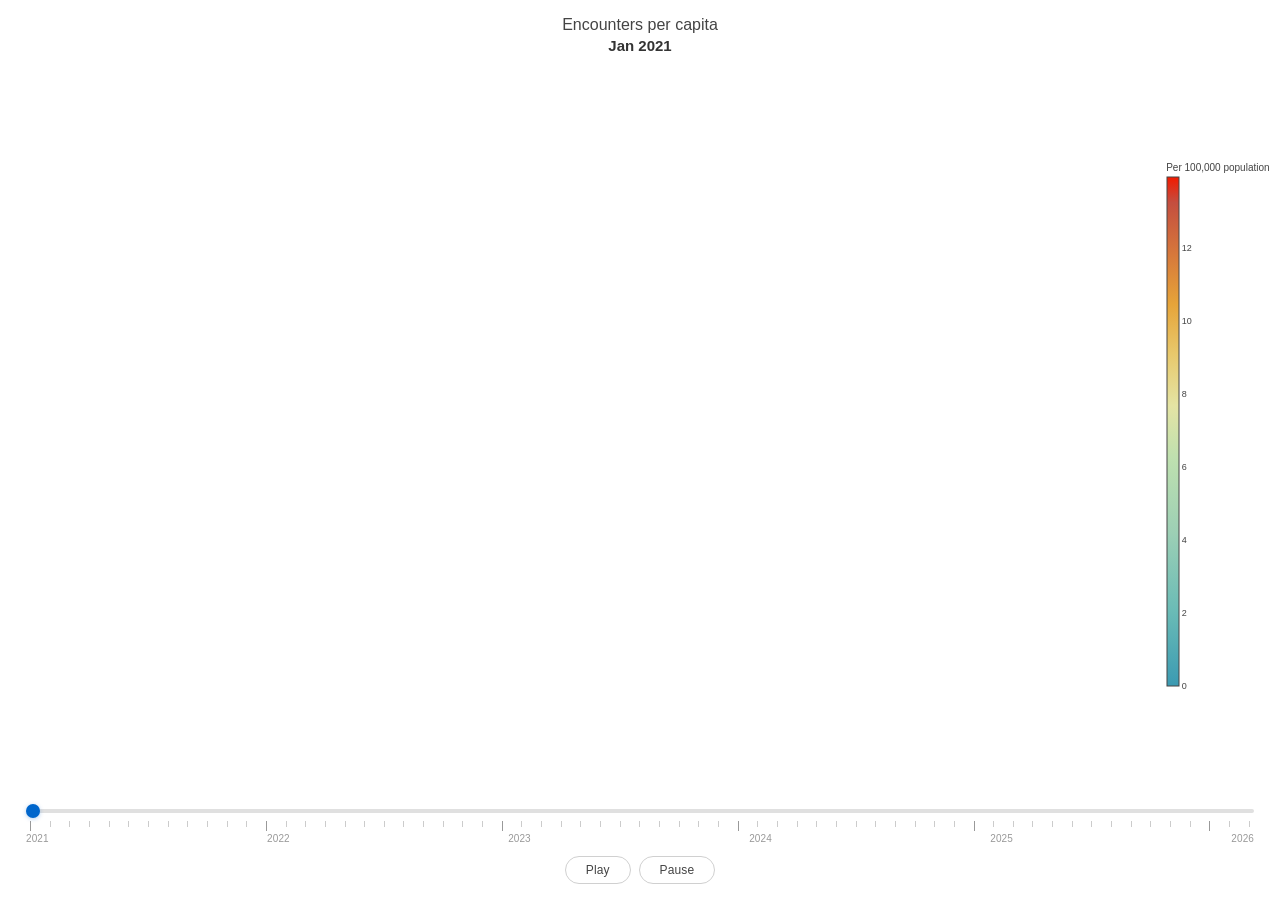
<file: assets/map/interactive_map.html>
<!DOCTYPE html>
<html>
<head>
<meta charset="utf-8">
<meta name="viewport" content="width=device-width, initial-scale=1.0">
<meta http-equiv="Cache-Control" content="no-cache, no-store, must-revalidate">
<script src="https://cdn.plot.ly/plotly-2.35.2.min.js"></script>
<style>
html, body { margin: 0; padding: 0; width: 100%; height: 100%; font-family: Helvetica, Arial, sans-serif; overflow: hidden; display: flex; flex-direction: column; }
#map { flex: 1; min-height: 0; }
.controls { padding: 12px 24px 16px; background: #fff; }
.slider-row { position: relative; padding: 0 2px; }
input[type=range] { width: 100%; height: 4px; -webkit-appearance: none; appearance: none; background: #e0e0e0; border-radius: 2px; outline: none; cursor: pointer; margin: 0; }
input[type=range]::-webkit-slider-thumb { -webkit-appearance: none; width: 14px; height: 14px; border-radius: 50%; background: #0066cc; cursor: pointer; box-shadow: 0 1px 4px rgba(0,102,204,0.3); }
input[type=range]::-moz-range-thumb { width: 14px; height: 14px; border-radius: 50%; background: #0066cc; border: none; cursor: pointer; box-shadow: 0 1px 4px rgba(0,102,204,0.3); }
input[type=range]::-webkit-slider-thumb:active { transform: scale(1.2); background: #004da6; }
.tick-marks { display: flex; justify-content: space-between; padding: 0 6px; margin-top: 4px; pointer-events: none; }
.tick { width: 1px; height: 6px; background: #ccc; }
.tick.major { height: 10px; background: #999; }
.slider-labels { display: flex; justify-content: space-between; padding: 2px 2px 0; font-size: 10px; color: #999; letter-spacing: 0.01em; }
.btn-row { display: flex; justify-content: center; gap: 8px; margin-top: 12px; }
.ctrl-btn { padding: 6px 20px; border: 1px solid #d0d0d0; border-radius: 20px; background: #fff; color: #444; font-size: 12px; font-weight: 500; cursor: pointer; letter-spacing: 0.01em; transition: all 0.15s ease; }
.ctrl-btn:hover { background: #f0f4f8; border-color: #99c2e6; }
.ctrl-btn.active { background: #0066cc; color: #fff; border-color: #0066cc; }
@media (max-width: 600px) {
    .controls { padding: 8px 14px 12px; }
    .slider-labels { font-size: 8px; }
    .ctrl-btn { padding: 5px 14px; font-size: 11px; }
    .tick { height: 4px; }
    .tick.major { height: 7px; }
}
</style>
</head>
<body>
<div id="map"></div>
<div class="controls">
    <div class="slider-row">
        <input type="range" id="slider" min="0" max="62" value="0" oninput="goTo(parseInt(this.value))">
    </div>
    <div class="tick-marks" id="ticks"></div>
    <div class="slider-labels"><span>2021</span><span>2022</span><span>2023</span><span>2024</span><span>2025</span><span>2026</span></div>
    <div class="btn-row">
        <button class="ctrl-btn" id="playBtn" onclick="doPlay()">Play</button>
        <button class="ctrl-btn" id="pauseBtn" onclick="doPause()">Pause</button>
    </div>
</div>
<script>
var DATA = {"monthLabels": ["Jan 2021", "Feb 2021", "Mar 2021", "Apr 2021", "May 2021", "Jun 2021", "Jul 2021", "Aug 2021", "Sep 2021", "Oct 2021", "Nov 2021", "Dec 2021", "Jan 2022", "Feb 2022", "Mar 2022", "Apr 2022", "May 2022", "Jun 2022", "Jul 2022", "Aug 2022", "Sep 2022", "Oct 2022", "Nov 2022", "Dec 2022", "Jan 2023", "Feb 2023", "Mar 2023", "Apr 2023", "May 2023", "Jun 2023", "Jul 2023", "Aug 2023", "Sep 2023", "Oct 2023", "Nov 2023", "Dec 2023", "Jan 2024", "Feb 2024", "Mar 2024", "Apr 2024", "May 2024", "Jun 2024", "Jul 2024", "Aug 2024", "Sep 2024", "Oct 2024", "Nov 2024", "Dec 2024", "Jan 2025", "Feb 2025", "Mar 2025", "Apr 2025", "May 2025", "Jun 2025", "Jul 2025", "Aug 2025", "Sep 2025", "Oct 2025", "Nov 2025", "Dec 2025", "Jan 2026", "Feb 2026", "Mar 2026"], "monthlyData": [{"abbrevs": ["AL", "AZ", "AR", "CA", "CO", "CT", "DE", "DC", "FL", "GA", "HI", "ID", "IL", "IN", "IA", "KS", "KY", "LA", "ME", "MD", "MA", "MI", "MN", "MS", "MO", "MT", "NE", "NV", "NH", "NJ", "NM", "NY", "NC", "ND", "OH", "OK", "OR", "PA", "RI", "SC", "SD", "TN", "TX", "UT", "VT", "VA", "WA", "WV", "WI", "WY"], "values": [0.0, 0.0, 0.0, 0.0, 0.0, 0.0, 0.0, 0.0, 0.0, 0.0, 0.0, 0.0, 0.0, 0.0, 0.58, 0.0, 0.0, 0.0, 0.0, 0.0, 0.0, 0.0, 0.0, 0.0, 0.0, 0.0, 0.0, 0.0, 0.0, 0.0, 0.0, 0.0, 0.0, 0.0, 0.0, 0.0, 0.0, 0.0, 0.0, 0.0, 0.0, 0.0, 0.0, 0.0, 0.0, 0.0, 0.0, 0.0, 0.0, 0.0], "states": ["Alabama", "Arizona", "Arkansas", "California", "Colorado", "Connecticut", "Delaware", "District of Columbia", "Florida", "Georgia", "Hawaii", "Idaho", "Illinois", "Indiana", "Iowa", "Kansas", "Kentucky", "Louisiana", "Maine", "Maryland", "Massachusetts", "Michigan", "Minnesota", "Mississippi", "Missouri", "Montana", "Nebraska", "Nevada", "New Hampshire", "New Jersey", "New Mexico", "New York", "North Carolina", "North Dakota", "Ohio", "Oklahoma", "Oregon", "Pennsylvania", "Rhode Island", "South Carolina", "South Dakota", "Tennessee", "Texas", "Utah", "Vermont", "Virginia", "Washington", "West Virginia", "Wisconsin", "Wyoming"]}, {"abbrevs": ["AL", "AZ", "AR", "CA", "CO", "CT", "DE", "DC", "FL", "GA", "HI", "ID", "IL", "IN", "IA", "KS", "KY", "LA", "ME", "MD", "MA", "MI", "MN", "MS", "MO", "MT", "NE", "NV", "NH", "NJ", "NM", "NY", "NC", "ND", "OH", "OK", "OR", "PA", "RI", "SC", "SD", "TN", "TX", "UT", "VT", "VA", "WA", "WV", "WI", "WY"], "values": [0.0, 0.0, 0.0, 0.06, 0.0, 0.0, 0.0, 0.0, 0.0, 0.0, 0.0, 0.0, 0.0, 0.0, 1.42, 0.0, 0.0, 0.46, 0.0, 0.0, 0.0, 0.0, 0.0, 0.0, 0.0, 0.0, 0.0, 0.0, 0.0, 0.0, 0.0, 0.0, 0.0, 0.0, 0.0, 0.0, 0.0, 0.0, 0.0, 0.0, 0.0, 0.0, 0.0, 0.0, 0.0, 0.0, 0.0, 0.0, 0.0, 0.0], "states": ["Alabama", "Arizona", "Arkansas", "California", "Colorado", "Connecticut", "Delaware", "District of Columbia", "Florida", "Georgia", "Hawaii", "Idaho", "Illinois", "Indiana", "Iowa", "Kansas", "Kentucky", "Louisiana", "Maine", "Maryland", "Massachusetts", "Michigan", "Minnesota", "Mississippi", "Missouri", "Montana", "Nebraska", "Nevada", "New Hampshire", "New Jersey", "New Mexico", "New York", "North Carolina", "North Dakota", "Ohio", "Oklahoma", "Oregon", "Pennsylvania", "Rhode Island", "South Carolina", "South Dakota", "Tennessee", "Texas", "Utah", "Vermont", "Virginia", "Washington", "West Virginia", "Wisconsin", "Wyoming"]}, {"abbrevs": ["AL", "AZ", "AR", "CA", "CO", "CT", "DE", "DC", "FL", "GA", "HI", "ID", "IL", "IN", "IA", "KS", "KY", "LA", "ME", "MD", "MA", "MI", "MN", "MS", "MO", "MT", "NE", "NV", "NH", "NJ", "NM", "NY", "NC", "ND", "OH", "OK", "OR", "PA", "RI", "SC", "SD", "TN", "TX", "UT", "VT", "VA", "WA", "WV", "WI", "WY"], "values": [0.0, 0.0, 0.0, 0.21, 0.0, 0.0, 0.0, 0.0, 0.0, 0.0, 0.0, 0.0, 0.0, 0.0, 1.44, 0.0, 0.0, 3.48, 0.0, 0.0, 0.0, 0.0, 0.0, 0.0, 0.0, 0.0, 0.0, 0.0, 0.0, 0.0, 0.0, 0.0, 0.0, 0.0, 0.0, 0.0, 0.0, 0.0, 0.0, 0.0, 0.0, 0.0, 0.0, 0.0, 0.0, 0.0, 0.0, 0.0, 0.0, 0.0], "states": ["Alabama", "Arizona", "Arkansas", "California", "Colorado", "Connecticut", "Delaware", "District of Columbia", "Florida", "Georgia", "Hawaii", "Idaho", "Illinois", "Indiana", "Iowa", "Kansas", "Kentucky", "Louisiana", "Maine", "Maryland", "Massachusetts", "Michigan", "Minnesota", "Mississippi", "Missouri", "Montana", "Nebraska", "Nevada", "New Hampshire", "New Jersey", "New Mexico", "New York", "North Carolina", "North Dakota", "Ohio", "Oklahoma", "Oregon", "Pennsylvania", "Rhode Island", "South Carolina", "South Dakota", "Tennessee", "Texas", "Utah", "Vermont", "Virginia", "Washington", "West Virginia", "Wisconsin", "Wyoming"]}, {"abbrevs": ["AL", "AZ", "AR", "CA", "CO", "CT", "DE", "DC", "FL", "GA", "HI", "ID", "IL", "IN", "IA", "KS", "KY", "LA", "ME", "MD", "MA", "MI", "MN", "MS", "MO", "MT", "NE", "NV", "NH", "NJ", "NM", "NY", "NC", "ND", "OH", "OK", "OR", "PA", "RI", "SC", "SD", "TN", "TX", "UT", "VT", "VA", "WA", "WV", "WI", "WY"], "values": [0.0, 0.0, 0.0, 0.3, 0.0, 0.0, 0.0, 0.0, 0.0, 0.0, 0.0, 0.0, 0.0, 0.0, 1.47, 0.0, 0.0, 2.49, 0.0, 0.0, 0.0, 0.0, 0.0, 0.0, 0.0, 0.0, 0.0, 0.0, 0.0, 0.0, 0.0, 0.0, 0.0, 0.0, 0.0, 0.0, 0.0, 0.0, 0.0, 0.0, 0.0, 0.0, 0.0, 0.0, 0.0, 0.0, 0.0, 0.0, 0.0, 0.0], "states": ["Alabama", "Arizona", "Arkansas", "California", "Colorado", "Connecticut", "Delaware", "District of Columbia", "Florida", "Georgia", "Hawaii", "Idaho", "Illinois", "Indiana", "Iowa", "Kansas", "Kentucky", "Louisiana", "Maine", "Maryland", "Massachusetts", "Michigan", "Minnesota", "Mississippi", "Missouri", "Montana", "Nebraska", "Nevada", "New Hampshire", "New Jersey", "New Mexico", "New York", "North Carolina", "North Dakota", "Ohio", "Oklahoma", "Oregon", "Pennsylvania", "Rhode Island", "South Carolina", "South Dakota", "Tennessee", "Texas", "Utah", "Vermont", "Virginia", "Washington", "West Virginia", "Wisconsin", "Wyoming"]}, {"abbrevs": ["AL", "AZ", "AR", "CA", "CO", "CT", "DE", "DC", "FL", "GA", "HI", "ID", "IL", "IN", "IA", "KS", "KY", "LA", "ME", "MD", "MA", "MI", "MN", "MS", "MO", "MT", "NE", "NV", "NH", "NJ", "NM", "NY", "NC", "ND", "OH", "OK", "OR", "PA", "RI", "SC", "SD", "TN", "TX", "UT", "VT", "VA", "WA", "WV", "WI", "WY"], "values": [0.0, 0.0, 0.0, 0.21, 0.0, 0.0, 0.0, 0.0, 0.0, 0.0, 0.0, 0.0, 0.0, 0.0, 1.18, 0.0, 0.0, 1.28, 0.0, 0.0, 0.0, 0.0, 0.0, 0.0, 0.0, 0.0, 0.0, 0.0, 0.0, 0.0, 0.0, 0.0, 0.0, 0.0, 0.0, 0.0, 0.0, 0.0, 0.0, 0.0, 0.0, 0.0, 0.0, 0.0, 0.0, 0.0, 0.0, 0.0, 0.0, 0.0], "states": ["Alabama", "Arizona", "Arkansas", "California", "Colorado", "Connecticut", "Delaware", "District of Columbia", "Florida", "Georgia", "Hawaii", "Idaho", "Illinois", "Indiana", "Iowa", "Kansas", "Kentucky", "Louisiana", "Maine", "Maryland", "Massachusetts", "Michigan", "Minnesota", "Mississippi", "Missouri", "Montana", "Nebraska", "Nevada", "New Hampshire", "New Jersey", "New Mexico", "New York", "North Carolina", "North Dakota", "Ohio", "Oklahoma", "Oregon", "Pennsylvania", "Rhode Island", "South Carolina", "South Dakota", "Tennessee", "Texas", "Utah", "Vermont", "Virginia", "Washington", "West Virginia", "Wisconsin", "Wyoming"]}, {"abbrevs": ["AL", "AZ", "AR", "CA", "CO", "CT", "DE", "DC", "FL", "GA", "HI", "ID", "IL", "IN", "IA", "KS", "KY", "LA", "ME", "MD", "MA", "MI", "MN", "MS", "MO", "MT", "NE", "NV", "NH", "NJ", "NM", "NY", "NC", "ND", "OH", "OK", "OR", "PA", "RI", "SC", "SD", "TN", "TX", "UT", "VT", "VA", "WA", "WV", "WI", "WY"], "values": [0.0, 0.0, 0.0, 0.31, 0.0, 0.0, 0.0, 0.0, 0.0, 0.0, 0.0, 0.0, 0.0, 0.0, 1.36, 0.0, 0.0, 2.93, 0.0, 0.0, 0.0, 0.0, 0.0, 0.0, 0.0, 0.0, 0.0, 0.0, 0.0, 0.0, 0.0, 0.0, 0.0, 0.0, 0.0, 0.0, 0.0, 0.0, 0.0, 0.0, 0.0, 0.0, 0.0, 0.0, 0.0, 0.0, 0.0, 0.0, 0.0, 0.0], "states": ["Alabama", "Arizona", "Arkansas", "California", "Colorado", "Connecticut", "Delaware", "District of Columbia", "Florida", "Georgia", "Hawaii", "Idaho", "Illinois", "Indiana", "Iowa", "Kansas", "Kentucky", "Louisiana", "Maine", "Maryland", "Massachusetts", "Michigan", "Minnesota", "Mississippi", "Missouri", "Montana", "Nebraska", "Nevada", "New Hampshire", "New Jersey", "New Mexico", "New York", "North Carolina", "North Dakota", "Ohio", "Oklahoma", "Oregon", "Pennsylvania", "Rhode Island", "South Carolina", "South Dakota", "Tennessee", "Texas", "Utah", "Vermont", "Virginia", "Washington", "West Virginia", "Wisconsin", "Wyoming"]}, {"abbrevs": ["AL", "AZ", "AR", "CA", "CO", "CT", "DE", "DC", "FL", "GA", "HI", "ID", "IL", "IN", "IA", "KS", "KY", "LA", "ME", "MD", "MA", "MI", "MN", "MS", "MO", "MT", "NE", "NV", "NH", "NJ", "NM", "NY", "NC", "ND", "OH", "OK", "OR", "PA", "RI", "SC", "SD", "TN", "TX", "UT", "VT", "VA", "WA", "WV", "WI", "WY"], "values": [0.0, 0.0, 0.0, 0.33, 0.0, 0.0, 0.0, 0.0, 0.0, 0.0, 0.0, 0.0, 0.0, 0.0, 1.6, 0.0, 0.0, 1.74, 0.0, 0.0, 0.0, 0.0, 0.0, 0.0, 0.0, 0.0, 0.0, 0.0, 0.0, 0.0, 0.0, 0.0, 0.0, 0.0, 0.0, 0.0, 0.0, 0.0, 0.0, 0.0, 0.0, 0.0, 0.0, 0.0, 0.0, 0.0, 0.0, 0.0, 0.0, 0.0], "states": ["Alabama", "Arizona", "Arkansas", "California", "Colorado", "Connecticut", "Delaware", "District of Columbia", "Florida", "Georgia", "Hawaii", "Idaho", "Illinois", "Indiana", "Iowa", "Kansas", "Kentucky", "Louisiana", "Maine", "Maryland", "Massachusetts", "Michigan", "Minnesota", "Mississippi", "Missouri", "Montana", "Nebraska", "Nevada", "New Hampshire", "New Jersey", "New Mexico", "New York", "North Carolina", "North Dakota", "Ohio", "Oklahoma", "Oregon", "Pennsylvania", "Rhode Island", "South Carolina", "South Dakota", "Tennessee", "Texas", "Utah", "Vermont", "Virginia", "Washington", "West Virginia", "Wisconsin", "Wyoming"]}, {"abbrevs": ["AL", "AZ", "AR", "CA", "CO", "CT", "DE", "DC", "FL", "GA", "HI", "ID", "IL", "IN", "IA", "KS", "KY", "LA", "ME", "MD", "MA", "MI", "MN", "MS", "MO", "MT", "NE", "NV", "NH", "NJ", "NM", "NY", "NC", "ND", "OH", "OK", "OR", "PA", "RI", "SC", "SD", "TN", "TX", "UT", "VT", "VA", "WA", "WV", "WI", "WY"], "values": [0.0, 0.0, 0.0, 0.11, 0.0, 0.0, 0.0, 0.0, 0.0, 0.0, 0.0, 0.0, 0.0, 0.0, 1.52, 0.0, 0.0, 0.63, 0.0, 0.0, 0.0, 0.0, 0.0, 0.0, 0.0, 0.0, 0.0, 0.0, 0.0, 0.0, 0.0, 0.0, 0.0, 0.0, 0.0, 0.0, 0.0, 0.0, 0.0, 0.0, 0.0, 0.0, 0.0, 0.0, 0.0, 0.0, 0.0, 0.0, 0.0, 0.0], "states": ["Alabama", "Arizona", "Arkansas", "California", "Colorado", "Connecticut", "Delaware", "District of Columbia", "Florida", "Georgia", "Hawaii", "Idaho", "Illinois", "Indiana", "Iowa", "Kansas", "Kentucky", "Louisiana", "Maine", "Maryland", "Massachusetts", "Michigan", "Minnesota", "Mississippi", "Missouri", "Montana", "Nebraska", "Nevada", "New Hampshire", "New Jersey", "New Mexico", "New York", "North Carolina", "North Dakota", "Ohio", "Oklahoma", "Oregon", "Pennsylvania", "Rhode Island", "South Carolina", "South Dakota", "Tennessee", "Texas", "Utah", "Vermont", "Virginia", "Washington", "West Virginia", "Wisconsin", "Wyoming"]}, {"abbrevs": ["AL", "AZ", "AR", "CA", "CO", "CT", "DE", "DC", "FL", "GA", "HI", "ID", "IL", "IN", "IA", "KS", "KY", "LA", "ME", "MD", "MA", "MI", "MN", "MS", "MO", "MT", "NE", "NV", "NH", "NJ", "NM", "NY", "NC", "ND", "OH", "OK", "OR", "PA", "RI", "SC", "SD", "TN", "TX", "UT", "VT", "VA", "WA", "WV", "WI", "WY"], "values": [0.0, 0.0, 0.0, 0.11, 0.0, 0.0, 0.0, 0.0, 0.0, 0.0, 0.0, 0.0, 0.0, 0.0, 1.13, 0.0, 0.0, 0.0, 0.0, 0.0, 0.0, 0.0, 0.0, 0.0, 0.0, 0.0, 0.0, 0.0, 0.0, 0.0, 0.0, 0.0, 0.0, 0.0, 0.0, 0.0, 0.0, 0.0, 0.0, 0.0, 0.0, 0.0, 0.0, 0.0, 0.0, 0.0, 0.0, 0.0, 0.0, 0.0], "states": ["Alabama", "Arizona", "Arkansas", "California", "Colorado", "Connecticut", "Delaware", "District of Columbia", "Florida", "Georgia", "Hawaii", "Idaho", "Illinois", "Indiana", "Iowa", "Kansas", "Kentucky", "Louisiana", "Maine", "Maryland", "Massachusetts", "Michigan", "Minnesota", "Mississippi", "Missouri", "Montana", "Nebraska", "Nevada", "New Hampshire", "New Jersey", "New Mexico", "New York", "North Carolina", "North Dakota", "Ohio", "Oklahoma", "Oregon", "Pennsylvania", "Rhode Island", "South Carolina", "South Dakota", "Tennessee", "Texas", "Utah", "Vermont", "Virginia", "Washington", "West Virginia", "Wisconsin", "Wyoming"]}, {"abbrevs": ["AL", "AZ", "AR", "CA", "CO", "CT", "DE", "DC", "FL", "GA", "HI", "ID", "IL", "IN", "IA", "KS", "KY", "LA", "ME", "MD", "MA", "MI", "MN", "MS", "MO", "MT", "NE", "NV", "NH", "NJ", "NM", "NY", "NC", "ND", "OH", "OK", "OR", "PA", "RI", "SC", "SD", "TN", "TX", "UT", "VT", "VA", "WA", "WV", "WI", "WY"], "values": [0.0, 0.0, 0.0, 0.07, 0.0, 0.0, 0.0, 0.0, 0.0, 0.0, 0.0, 0.0, 0.0, 0.0, 1.6, 0.0, 0.0, 0.27, 0.0, 0.0, 0.0, 0.0, 0.0, 0.0, 0.0, 0.0, 0.0, 0.0, 0.0, 0.0, 0.0, 0.0, 0.0, 0.0, 0.0, 0.0, 0.0, 0.0, 0.0, 0.0, 0.0, 0.0, 0.0, 0.0, 0.0, 0.0, 0.0, 0.0, 0.0, 0.0], "states": ["Alabama", "Arizona", "Arkansas", "California", "Colorado", "Connecticut", "Delaware", "District of Columbia", "Florida", "Georgia", "Hawaii", "Idaho", "Illinois", "Indiana", "Iowa", "Kansas", "Kentucky", "Louisiana", "Maine", "Maryland", "Massachusetts", "Michigan", "Minnesota", "Mississippi", "Missouri", "Montana", "Nebraska", "Nevada", "New Hampshire", "New Jersey", "New Mexico", "New York", "North Carolina", "North Dakota", "Ohio", "Oklahoma", "Oregon", "Pennsylvania", "Rhode Island", "South Carolina", "South Dakota", "Tennessee", "Texas", "Utah", "Vermont", "Virginia", "Washington", "West Virginia", "Wisconsin", "Wyoming"]}, {"abbrevs": ["AL", "AZ", "AR", "CA", "CO", "CT", "DE", "DC", "FL", "GA", "HI", "ID", "IL", "IN", "IA", "KS", "KY", "LA", "ME", "MD", "MA", "MI", "MN", "MS", "MO", "MT", "NE", "NV", "NH", "NJ", "NM", "NY", "NC", "ND", "OH", "OK", "OR", "PA", "RI", "SC", "SD", "TN", "TX", "UT", "VT", "VA", "WA", "WV", "WI", "WY"], "values": [0.0, 0.0, 0.0, 0.12, 0.0, 0.0, 0.0, 0.0, 0.0, 0.0, 0.0, 0.0, 0.0, 0.0, 1.73, 0.0, 0.0, 0.0, 0.0, 0.0, 0.0, 0.0, 0.0, 0.0, 0.0, 0.0, 0.0, 0.0, 0.0, 0.0, 0.0, 0.0, 0.0, 0.0, 0.0, 0.0, 0.0, 0.0, 0.0, 0.0, 0.0, 0.0, 0.0, 0.0, 0.0, 0.0, 0.0, 0.0, 0.0, 0.0], "states": ["Alabama", "Arizona", "Arkansas", "California", "Colorado", "Connecticut", "Delaware", "District of Columbia", "Florida", "Georgia", "Hawaii", "Idaho", "Illinois", "Indiana", "Iowa", "Kansas", "Kentucky", "Louisiana", "Maine", "Maryland", "Massachusetts", "Michigan", "Minnesota", "Mississippi", "Missouri", "Montana", "Nebraska", "Nevada", "New Hampshire", "New Jersey", "New Mexico", "New York", "North Carolina", "North Dakota", "Ohio", "Oklahoma", "Oregon", "Pennsylvania", "Rhode Island", "South Carolina", "South Dakota", "Tennessee", "Texas", "Utah", "Vermont", "Virginia", "Washington", "West Virginia", "Wisconsin", "Wyoming"]}, {"abbrevs": ["AL", "AZ", "AR", "CA", "CO", "CT", "DE", "DC", "FL", "GA", "HI", "ID", "IL", "IN", "IA", "KS", "KY", "LA", "ME", "MD", "MA", "MI", "MN", "MS", "MO", "MT", "NE", "NV", "NH", "NJ", "NM", "NY", "NC", "ND", "OH", "OK", "OR", "PA", "RI", "SC", "SD", "TN", "TX", "UT", "VT", "VA", "WA", "WV", "WI", "WY"], "values": [0.0, 0.0, 0.0, 0.09, 0.0, 0.0, 0.0, 0.0, 0.0, 0.0, 0.0, 0.0, 0.0, 0.0, 1.63, 0.0, 0.0, 0.0, 0.0, 0.0, 0.0, 0.0, 0.0, 0.0, 0.0, 0.0, 0.0, 0.0, 0.0, 0.0, 0.0, 0.0, 0.0, 0.0, 0.0, 0.0, 0.0, 0.0, 0.0, 0.0, 0.0, 0.0, 0.0, 0.0, 0.0, 0.0, 0.0, 0.0, 0.0, 0.0], "states": ["Alabama", "Arizona", "Arkansas", "California", "Colorado", "Connecticut", "Delaware", "District of Columbia", "Florida", "Georgia", "Hawaii", "Idaho", "Illinois", "Indiana", "Iowa", "Kansas", "Kentucky", "Louisiana", "Maine", "Maryland", "Massachusetts", "Michigan", "Minnesota", "Mississippi", "Missouri", "Montana", "Nebraska", "Nevada", "New Hampshire", "New Jersey", "New Mexico", "New York", "North Carolina", "North Dakota", "Ohio", "Oklahoma", "Oregon", "Pennsylvania", "Rhode Island", "South Carolina", "South Dakota", "Tennessee", "Texas", "Utah", "Vermont", "Virginia", "Washington", "West Virginia", "Wisconsin", "Wyoming"]}, {"abbrevs": ["AL", "AZ", "AR", "CA", "CO", "CT", "DE", "DC", "FL", "GA", "HI", "ID", "IL", "IN", "IA", "KS", "KY", "LA", "ME", "MD", "MA", "MI", "MN", "MS", "MO", "MT", "NE", "NV", "NH", "NJ", "NM", "NY", "NC", "ND", "OH", "OK", "OR", "PA", "RI", "SC", "SD", "TN", "TX", "UT", "VT", "VA", "WA", "WV", "WI", "WY"], "values": [0.0, 0.0, 0.0, 0.15, 0.0, 0.0, 0.0, 0.0, 0.0, 0.0, 0.0, 0.0, 0.0, 0.0, 1.39, 0.0, 0.0, 0.0, 0.0, 0.0, 0.0, 0.0, 0.0, 0.0, 0.0, 0.0, 0.0, 0.0, 0.0, 0.0, 0.0, 0.13, 0.0, 0.0, 0.0, 0.0, 0.0, 0.0, 0.0, 0.0, 0.0, 0.0, 0.0, 0.0, 0.0, 0.0, 0.0, 0.0, 0.0, 0.0], "states": ["Alabama", "Arizona", "Arkansas", "California", "Colorado", "Connecticut", "Delaware", "District of Columbia", "Florida", "Georgia", "Hawaii", "Idaho", "Illinois", "Indiana", "Iowa", "Kansas", "Kentucky", "Louisiana", "Maine", "Maryland", "Massachusetts", "Michigan", "Minnesota", "Mississippi", "Missouri", "Montana", "Nebraska", "Nevada", "New Hampshire", "New Jersey", "New Mexico", "New York", "North Carolina", "North Dakota", "Ohio", "Oklahoma", "Oregon", "Pennsylvania", "Rhode Island", "South Carolina", "South Dakota", "Tennessee", "Texas", "Utah", "Vermont", "Virginia", "Washington", "West Virginia", "Wisconsin", "Wyoming"]}, {"abbrevs": ["AL", "AZ", "AR", "CA", "CO", "CT", "DE", "DC", "FL", "GA", "HI", "ID", "IL", "IN", "IA", "KS", "KY", "LA", "ME", "MD", "MA", "MI", "MN", "MS", "MO", "MT", "NE", "NV", "NH", "NJ", "NM", "NY", "NC", "ND", "OH", "OK", "OR", "PA", "RI", "SC", "SD", "TN", "TX", "UT", "VT", "VA", "WA", "WV", "WI", "WY"], "values": [0.0, 0.0, 0.0, 0.22, 0.0, 0.0, 0.0, 0.0, 0.0, 0.0, 0.0, 0.0, 0.0, 0.0, 0.97, 0.0, 0.0, 0.0, 0.0, 0.0, 0.0, 0.0, 0.0, 0.0, 0.0, 0.0, 0.0, 0.0, 0.0, 0.0, 0.0, 0.0, 0.0, 0.0, 0.0, 0.0, 0.0, 0.0, 0.0, 0.0, 0.0, 0.0, 0.0, 0.0, 0.0, 0.0, 0.0, 0.0, 0.0, 0.0], "states": ["Alabama", "Arizona", "Arkansas", "California", "Colorado", "Connecticut", "Delaware", "District of Columbia", "Florida", "Georgia", "Hawaii", "Idaho", "Illinois", "Indiana", "Iowa", "Kansas", "Kentucky", "Louisiana", "Maine", "Maryland", "Massachusetts", "Michigan", "Minnesota", "Mississippi", "Missouri", "Montana", "Nebraska", "Nevada", "New Hampshire", "New Jersey", "New Mexico", "New York", "North Carolina", "North Dakota", "Ohio", "Oklahoma", "Oregon", "Pennsylvania", "Rhode Island", "South Carolina", "South Dakota", "Tennessee", "Texas", "Utah", "Vermont", "Virginia", "Washington", "West Virginia", "Wisconsin", "Wyoming"]}, {"abbrevs": ["AL", "AZ", "AR", "CA", "CO", "CT", "DE", "DC", "FL", "GA", "HI", "ID", "IL", "IN", "IA", "KS", "KY", "LA", "ME", "MD", "MA", "MI", "MN", "MS", "MO", "MT", "NE", "NV", "NH", "NJ", "NM", "NY", "NC", "ND", "OH", "OK", "OR", "PA", "RI", "SC", "SD", "TN", "TX", "UT", "VT", "VA", "WA", "WV", "WI", "WY"], "values": [0.0, 0.0, 0.0, 0.27, 0.0, 0.0, 0.0, 0.0, 0.0, 0.0, 0.0, 0.0, 0.0, 0.0, 1.57, 0.0, 0.0, 1.65, 0.0, 0.0, 0.0, 0.0, 0.0, 0.0, 0.0, 0.0, 0.0, 0.0, 0.0, 0.0, 0.0, 0.0, 0.0, 0.0, 0.0, 0.0, 0.0, 0.0, 0.0, 0.0, 0.0, 0.0, 0.0, 0.0, 0.0, 0.0, 0.0, 0.0, 0.0, 0.0], "states": ["Alabama", "Arizona", "Arkansas", "California", "Colorado", "Connecticut", "Delaware", "District of Columbia", "Florida", "Georgia", "Hawaii", "Idaho", "Illinois", "Indiana", "Iowa", "Kansas", "Kentucky", "Louisiana", "Maine", "Maryland", "Massachusetts", "Michigan", "Minnesota", "Mississippi", "Missouri", "Montana", "Nebraska", "Nevada", "New Hampshire", "New Jersey", "New Mexico", "New York", "North Carolina", "North Dakota", "Ohio", "Oklahoma", "Oregon", "Pennsylvania", "Rhode Island", "South Carolina", "South Dakota", "Tennessee", "Texas", "Utah", "Vermont", "Virginia", "Washington", "West Virginia", "Wisconsin", "Wyoming"]}, {"abbrevs": ["AL", "AZ", "AR", "CA", "CO", "CT", "DE", "DC", "FL", "GA", "HI", "ID", "IL", "IN", "IA", "KS", "KY", "LA", "ME", "MD", "MA", "MI", "MN", "MS", "MO", "MT", "NE", "NV", "NH", "NJ", "NM", "NY", "NC", "ND", "OH", "OK", "OR", "PA", "RI", "SC", "SD", "TN", "TX", "UT", "VT", "VA", "WA", "WV", "WI", "WY"], "values": [0.0, 0.0, 0.0, 0.28, 0.0, 0.0, 0.0, 0.0, 0.0, 0.0, 0.0, 0.0, 0.0, 0.0, 1.49, 0.0, 0.0, 1.84, 0.0, 0.0, 0.0, 0.0, 0.0, 0.0, 0.0, 0.0, 0.0, 0.0, 0.0, 0.0, 0.0, 0.0, 0.0, 0.0, 0.0, 0.0, 0.0, 0.0, 0.0, 0.0, 0.0, 0.0, 0.0, 0.0, 0.0, 0.0, 0.0, 0.0, 0.0, 0.0], "states": ["Alabama", "Arizona", "Arkansas", "California", "Colorado", "Connecticut", "Delaware", "District of Columbia", "Florida", "Georgia", "Hawaii", "Idaho", "Illinois", "Indiana", "Iowa", "Kansas", "Kentucky", "Louisiana", "Maine", "Maryland", "Massachusetts", "Michigan", "Minnesota", "Mississippi", "Missouri", "Montana", "Nebraska", "Nevada", "New Hampshire", "New Jersey", "New Mexico", "New York", "North Carolina", "North Dakota", "Ohio", "Oklahoma", "Oregon", "Pennsylvania", "Rhode Island", "South Carolina", "South Dakota", "Tennessee", "Texas", "Utah", "Vermont", "Virginia", "Washington", "West Virginia", "Wisconsin", "Wyoming"]}, {"abbrevs": ["AL", "AZ", "AR", "CA", "CO", "CT", "DE", "DC", "FL", "GA", "HI", "ID", "IL", "IN", "IA", "KS", "KY", "LA", "ME", "MD", "MA", "MI", "MN", "MS", "MO", "MT", "NE", "NV", "NH", "NJ", "NM", "NY", "NC", "ND", "OH", "OK", "OR", "PA", "RI", "SC", "SD", "TN", "TX", "UT", "VT", "VA", "WA", "WV", "WI", "WY"], "values": [0.0, 0.0, 0.0, 0.22, 0.0, 0.0, 0.0, 0.0, 0.0, 0.0, 0.0, 0.0, 0.0, 0.0, 1.47, 0.0, 0.0, 1.82, 0.0, 0.0, 0.0, 0.0, 0.0, 0.0, 0.0, 0.0, 0.0, 0.0, 0.0, 0.0, 0.0, 0.0, 0.0, 0.0, 0.0, 0.0, 0.0, 0.0, 0.0, 0.0, 0.0, 0.0, 0.0, 0.0, 0.0, 0.0, 0.0, 0.0, 0.0, 0.0], "states": ["Alabama", "Arizona", "Arkansas", "California", "Colorado", "Connecticut", "Delaware", "District of Columbia", "Florida", "Georgia", "Hawaii", "Idaho", "Illinois", "Indiana", "Iowa", "Kansas", "Kentucky", "Louisiana", "Maine", "Maryland", "Massachusetts", "Michigan", "Minnesota", "Mississippi", "Missouri", "Montana", "Nebraska", "Nevada", "New Hampshire", "New Jersey", "New Mexico", "New York", "North Carolina", "North Dakota", "Ohio", "Oklahoma", "Oregon", "Pennsylvania", "Rhode Island", "South Carolina", "South Dakota", "Tennessee", "Texas", "Utah", "Vermont", "Virginia", "Washington", "West Virginia", "Wisconsin", "Wyoming"]}, {"abbrevs": ["AL", "AZ", "AR", "CA", "CO", "CT", "DE", "DC", "FL", "GA", "HI", "ID", "IL", "IN", "IA", "KS", "KY", "LA", "ME", "MD", "MA", "MI", "MN", "MS", "MO", "MT", "NE", "NV", "NH", "NJ", "NM", "NY", "NC", "ND", "OH", "OK", "OR", "PA", "RI", "SC", "SD", "TN", "TX", "UT", "VT", "VA", "WA", "WV", "WI", "WY"], "values": [0.0, 0.0, 0.0, 0.26, 0.0, 0.0, 0.0, 0.0, 0.0, 0.0, 0.0, 0.0, 0.0, 0.0, 1.31, 0.0, 0.0, 1.3, 0.0, 0.0, 0.0, 0.0, 0.0, 0.0, 0.0, 0.0, 0.0, 0.0, 0.0, 0.0, 0.0, 0.0, 0.0, 0.0, 0.0, 0.0, 0.0, 0.0, 0.0, 0.0, 0.0, 0.0, 0.0, 0.0, 0.0, 0.0, 0.0, 0.0, 0.0, 0.0], "states": ["Alabama", "Arizona", "Arkansas", "California", "Colorado", "Connecticut", "Delaware", "District of Columbia", "Florida", "Georgia", "Hawaii", "Idaho", "Illinois", "Indiana", "Iowa", "Kansas", "Kentucky", "Louisiana", "Maine", "Maryland", "Massachusetts", "Michigan", "Minnesota", "Mississippi", "Missouri", "Montana", "Nebraska", "Nevada", "New Hampshire", "New Jersey", "New Mexico", "New York", "North Carolina", "North Dakota", "Ohio", "Oklahoma", "Oregon", "Pennsylvania", "Rhode Island", "South Carolina", "South Dakota", "Tennessee", "Texas", "Utah", "Vermont", "Virginia", "Washington", "West Virginia", "Wisconsin", "Wyoming"]}, {"abbrevs": ["AL", "AZ", "AR", "CA", "CO", "CT", "DE", "DC", "FL", "GA", "HI", "ID", "IL", "IN", "IA", "KS", "KY", "LA", "ME", "MD", "MA", "MI", "MN", "MS", "MO", "MT", "NE", "NV", "NH", "NJ", "NM", "NY", "NC", "ND", "OH", "OK", "OR", "PA", "RI", "SC", "SD", "TN", "TX", "UT", "VT", "VA", "WA", "WV", "WI", "WY"], "values": [0.0, 0.0, 0.0, 0.36, 0.0, 0.0, 0.0, 0.0, 0.0, 0.0, 0.0, 0.0, 0.0, 0.0, 1.28, 0.0, 0.0, 1.19, 0.0, 0.0, 0.0, 0.0, 0.0, 0.0, 0.0, 0.0, 0.0, 0.0, 0.0, 0.0, 0.0, 0.0, 0.0, 0.0, 0.0, 0.0, 0.0, 0.0, 0.0, 0.0, 0.0, 0.0, 0.0, 0.0, 0.0, 0.0, 0.0, 0.0, 0.0, 0.0], "states": ["Alabama", "Arizona", "Arkansas", "California", "Colorado", "Connecticut", "Delaware", "District of Columbia", "Florida", "Georgia", "Hawaii", "Idaho", "Illinois", "Indiana", "Iowa", "Kansas", "Kentucky", "Louisiana", "Maine", "Maryland", "Massachusetts", "Michigan", "Minnesota", "Mississippi", "Missouri", "Montana", "Nebraska", "Nevada", "New Hampshire", "New Jersey", "New Mexico", "New York", "North Carolina", "North Dakota", "Ohio", "Oklahoma", "Oregon", "Pennsylvania", "Rhode Island", "South Carolina", "South Dakota", "Tennessee", "Texas", "Utah", "Vermont", "Virginia", "Washington", "West Virginia", "Wisconsin", "Wyoming"]}, {"abbrevs": ["AL", "AZ", "AR", "CA", "CO", "CT", "DE", "DC", "FL", "GA", "HI", "ID", "IL", "IN", "IA", "KS", "KY", "LA", "ME", "MD", "MA", "MI", "MN", "MS", "MO", "MT", "NE", "NV", "NH", "NJ", "NM", "NY", "NC", "ND", "OH", "OK", "OR", "PA", "RI", "SC", "SD", "TN", "TX", "UT", "VT", "VA", "WA", "WV", "WI", "WY"], "values": [0.0, 0.0, 0.0, 0.36, 0.0, 0.0, 0.0, 0.0, 0.0, 0.0, 0.0, 0.0, 0.0, 0.0, 1.49, 0.0, 0.0, 1.86, 0.0, 0.0, 0.0, 0.0, 0.0, 0.0, 0.0, 0.0, 0.0, 0.0, 0.0, 0.0, 0.0, 0.0, 0.0, 0.0, 0.0, 0.0, 0.0, 0.0, 0.0, 0.0, 0.0, 0.0, 0.0, 0.0, 0.0, 0.0, 0.0, 0.0, 0.0, 0.0], "states": ["Alabama", "Arizona", "Arkansas", "California", "Colorado", "Connecticut", "Delaware", "District of Columbia", "Florida", "Georgia", "Hawaii", "Idaho", "Illinois", "Indiana", "Iowa", "Kansas", "Kentucky", "Louisiana", "Maine", "Maryland", "Massachusetts", "Michigan", "Minnesota", "Mississippi", "Missouri", "Montana", "Nebraska", "Nevada", "New Hampshire", "New Jersey", "New Mexico", "New York", "North Carolina", "North Dakota", "Ohio", "Oklahoma", "Oregon", "Pennsylvania", "Rhode Island", "South Carolina", "South Dakota", "Tennessee", "Texas", "Utah", "Vermont", "Virginia", "Washington", "West Virginia", "Wisconsin", "Wyoming"]}, {"abbrevs": ["AL", "AZ", "AR", "CA", "CO", "CT", "DE", "DC", "FL", "GA", "HI", "ID", "IL", "IN", "IA", "KS", "KY", "LA", "ME", "MD", "MA", "MI", "MN", "MS", "MO", "MT", "NE", "NV", "NH", "NJ", "NM", "NY", "NC", "ND", "OH", "OK", "OR", "PA", "RI", "SC", "SD", "TN", "TX", "UT", "VT", "VA", "WA", "WV", "WI", "WY"], "values": [0.0, 0.0, 0.0, 0.27, 0.0, 0.0, 0.0, 0.0, 0.0, 0.0, 0.0, 0.0, 0.0, 0.0, 1.31, 0.0, 0.0, 2.68, 0.0, 0.0, 0.0, 0.0, 0.0, 0.0, 0.0, 0.0, 0.0, 0.0, 0.0, 0.0, 0.0, 0.0, 0.0, 0.0, 0.0, 0.0, 0.0, 0.0, 0.0, 0.0, 0.0, 0.0, 0.0, 0.0, 0.0, 0.0, 0.0, 0.0, 0.0, 0.0], "states": ["Alabama", "Arizona", "Arkansas", "California", "Colorado", "Connecticut", "Delaware", "District of Columbia", "Florida", "Georgia", "Hawaii", "Idaho", "Illinois", "Indiana", "Iowa", "Kansas", "Kentucky", "Louisiana", "Maine", "Maryland", "Massachusetts", "Michigan", "Minnesota", "Mississippi", "Missouri", "Montana", "Nebraska", "Nevada", "New Hampshire", "New Jersey", "New Mexico", "New York", "North Carolina", "North Dakota", "Ohio", "Oklahoma", "Oregon", "Pennsylvania", "Rhode Island", "South Carolina", "South Dakota", "Tennessee", "Texas", "Utah", "Vermont", "Virginia", "Washington", "West Virginia", "Wisconsin", "Wyoming"]}, {"abbrevs": ["AL", "AZ", "AR", "CA", "CO", "CT", "DE", "DC", "FL", "GA", "HI", "ID", "IL", "IN", "IA", "KS", "KY", "LA", "ME", "MD", "MA", "MI", "MN", "MS", "MO", "MT", "NE", "NV", "NH", "NJ", "NM", "NY", "NC", "ND", "OH", "OK", "OR", "PA", "RI", "SC", "SD", "TN", "TX", "UT", "VT", "VA", "WA", "WV", "WI", "WY"], "values": [0.0, 0.0, 0.0, 0.26, 0.0, 0.0, 0.0, 0.0, 0.0, 0.0, 0.0, 0.0, 0.0, 0.0, 1.57, 0.0, 0.0, 1.78, 0.0, 0.0, 0.0, 0.0, 0.0, 0.0, 0.0, 0.0, 0.0, 0.0, 0.0, 0.0, 0.0, 0.0, 0.0, 0.0, 0.0, 0.0, 0.0, 0.09, 0.0, 0.0, 0.0, 0.0, 0.0, 0.0, 0.0, 0.0, 0.0, 0.0, 0.0, 0.0], "states": ["Alabama", "Arizona", "Arkansas", "California", "Colorado", "Connecticut", "Delaware", "District of Columbia", "Florida", "Georgia", "Hawaii", "Idaho", "Illinois", "Indiana", "Iowa", "Kansas", "Kentucky", "Louisiana", "Maine", "Maryland", "Massachusetts", "Michigan", "Minnesota", "Mississippi", "Missouri", "Montana", "Nebraska", "Nevada", "New Hampshire", "New Jersey", "New Mexico", "New York", "North Carolina", "North Dakota", "Ohio", "Oklahoma", "Oregon", "Pennsylvania", "Rhode Island", "South Carolina", "South Dakota", "Tennessee", "Texas", "Utah", "Vermont", "Virginia", "Washington", "West Virginia", "Wisconsin", "Wyoming"]}, {"abbrevs": ["AL", "AZ", "AR", "CA", "CO", "CT", "DE", "DC", "FL", "GA", "HI", "ID", "IL", "IN", "IA", "KS", "KY", "LA", "ME", "MD", "MA", "MI", "MN", "MS", "MO", "MT", "NE", "NV", "NH", "NJ", "NM", "NY", "NC", "ND", "OH", "OK", "OR", "PA", "RI", "SC", "SD", "TN", "TX", "UT", "VT", "VA", "WA", "WV", "WI", "WY"], "values": [0.0, 0.0, 0.0, 0.3, 0.0, 0.0, 0.0, 0.0, 0.0, 0.0, 0.0, 0.0, 0.0, 0.0, 1.34, 0.0, 0.0, 1.26, 0.0, 0.0, 0.0, 0.0, 0.0, 0.0, 0.0, 0.0, 0.0, 0.0, 0.0, 0.0, 0.0, 0.0, 0.0, 0.0, 0.08, 0.0, 0.0, 0.1, 0.0, 0.0, 0.0, 0.0, 0.0, 0.0, 0.0, 0.0, 0.0, 0.0, 0.0, 0.0], "states": ["Alabama", "Arizona", "Arkansas", "California", "Colorado", "Connecticut", "Delaware", "District of Columbia", "Florida", "Georgia", "Hawaii", "Idaho", "Illinois", "Indiana", "Iowa", "Kansas", "Kentucky", "Louisiana", "Maine", "Maryland", "Massachusetts", "Michigan", "Minnesota", "Mississippi", "Missouri", "Montana", "Nebraska", "Nevada", "New Hampshire", "New Jersey", "New Mexico", "New York", "North Carolina", "North Dakota", "Ohio", "Oklahoma", "Oregon", "Pennsylvania", "Rhode Island", "South Carolina", "South Dakota", "Tennessee", "Texas", "Utah", "Vermont", "Virginia", "Washington", "West Virginia", "Wisconsin", "Wyoming"]}, {"abbrevs": ["AL", "AZ", "AR", "CA", "CO", "CT", "DE", "DC", "FL", "GA", "HI", "ID", "IL", "IN", "IA", "KS", "KY", "LA", "ME", "MD", "MA", "MI", "MN", "MS", "MO", "MT", "NE", "NV", "NH", "NJ", "NM", "NY", "NC", "ND", "OH", "OK", "OR", "PA", "RI", "SC", "SD", "TN", "TX", "UT", "VT", "VA", "WA", "WV", "WI", "WY"], "values": [0.0, 0.0, 0.0, 0.31, 0.0, 0.0, 0.0, 0.0, 0.0, 0.0, 0.0, 0.0, 0.0, 0.0, 1.39, 0.0, 0.0, 0.94, 0.0, 0.0, 0.0, 0.0, 0.0, 0.0, 0.0, 0.0, 0.0, 0.0, 0.0, 0.0, 0.0, 0.0, 0.0, 0.0, 0.0, 0.0, 0.0, 0.09, 0.0, 0.0, 0.0, 0.0, 0.0, 0.0, 0.0, 0.0, 0.0, 0.0, 0.0, 0.0], "states": ["Alabama", "Arizona", "Arkansas", "California", "Colorado", "Connecticut", "Delaware", "District of Columbia", "Florida", "Georgia", "Hawaii", "Idaho", "Illinois", "Indiana", "Iowa", "Kansas", "Kentucky", "Louisiana", "Maine", "Maryland", "Massachusetts", "Michigan", "Minnesota", "Mississippi", "Missouri", "Montana", "Nebraska", "Nevada", "New Hampshire", "New Jersey", "New Mexico", "New York", "North Carolina", "North Dakota", "Ohio", "Oklahoma", "Oregon", "Pennsylvania", "Rhode Island", "South Carolina", "South Dakota", "Tennessee", "Texas", "Utah", "Vermont", "Virginia", "Washington", "West Virginia", "Wisconsin", "Wyoming"]}, {"abbrevs": ["AL", "AZ", "AR", "CA", "CO", "CT", "DE", "DC", "FL", "GA", "HI", "ID", "IL", "IN", "IA", "KS", "KY", "LA", "ME", "MD", "MA", "MI", "MN", "MS", "MO", "MT", "NE", "NV", "NH", "NJ", "NM", "NY", "NC", "ND", "OH", "OK", "OR", "PA", "RI", "SC", "SD", "TN", "TX", "UT", "VT", "VA", "WA", "WV", "WI", "WY"], "values": [0.0, 0.0, 0.0, 0.2, 0.0, 0.0, 0.0, 0.0, 0.0, 0.0, 0.0, 0.0, 0.0, 0.0, 1.0, 0.0, 0.0, 1.8, 0.0, 0.0, 0.0, 0.0, 0.0, 0.0, 0.0, 0.0, 0.0, 0.0, 0.0, 0.0, 0.0, 0.0, 0.0, 0.0, 0.07, 0.0, 0.0, 0.12, 0.0, 0.0, 0.0, 0.0, 0.0, 0.0, 0.0, 0.0, 0.0, 0.0, 0.0, 0.0], "states": ["Alabama", "Arizona", "Arkansas", "California", "Colorado", "Connecticut", "Delaware", "District of Columbia", "Florida", "Georgia", "Hawaii", "Idaho", "Illinois", "Indiana", "Iowa", "Kansas", "Kentucky", "Louisiana", "Maine", "Maryland", "Massachusetts", "Michigan", "Minnesota", "Mississippi", "Missouri", "Montana", "Nebraska", "Nevada", "New Hampshire", "New Jersey", "New Mexico", "New York", "North Carolina", "North Dakota", "Ohio", "Oklahoma", "Oregon", "Pennsylvania", "Rhode Island", "South Carolina", "South Dakota", "Tennessee", "Texas", "Utah", "Vermont", "Virginia", "Washington", "West Virginia", "Wisconsin", "Wyoming"]}, {"abbrevs": ["AL", "AZ", "AR", "CA", "CO", "CT", "DE", "DC", "FL", "GA", "HI", "ID", "IL", "IN", "IA", "KS", "KY", "LA", "ME", "MD", "MA", "MI", "MN", "MS", "MO", "MT", "NE", "NV", "NH", "NJ", "NM", "NY", "NC", "ND", "OH", "OK", "OR", "PA", "RI", "SC", "SD", "TN", "TX", "UT", "VT", "VA", "WA", "WV", "WI", "WY"], "values": [0.0, 0.0, 0.0, 0.31, 0.0, 0.0, 0.0, 0.0, 0.0, 0.0, 0.0, 0.0, 0.0, 0.0, 0.34, 0.0, 0.0, 0.96, 0.0, 0.0, 0.0, 0.0, 0.0, 0.0, 0.0, 0.0, 0.0, 0.0, 0.0, 0.0, 0.0, 0.0, 0.0, 0.0, 0.1, 0.0, 0.0, 0.09, 0.0, 0.0, 0.0, 0.0, 0.0, 0.0, 0.0, 0.0, 0.0, 0.0, 0.0, 0.0], "states": ["Alabama", "Arizona", "Arkansas", "California", "Colorado", "Connecticut", "Delaware", "District of Columbia", "Florida", "Georgia", "Hawaii", "Idaho", "Illinois", "Indiana", "Iowa", "Kansas", "Kentucky", "Louisiana", "Maine", "Maryland", "Massachusetts", "Michigan", "Minnesota", "Mississippi", "Missouri", "Montana", "Nebraska", "Nevada", "New Hampshire", "New Jersey", "New Mexico", "New York", "North Carolina", "North Dakota", "Ohio", "Oklahoma", "Oregon", "Pennsylvania", "Rhode Island", "South Carolina", "South Dakota", "Tennessee", "Texas", "Utah", "Vermont", "Virginia", "Washington", "West Virginia", "Wisconsin", "Wyoming"]}, {"abbrevs": ["AL", "AZ", "AR", "CA", "CO", "CT", "DE", "DC", "FL", "GA", "HI", "ID", "IL", "IN", "IA", "KS", "KY", "LA", "ME", "MD", "MA", "MI", "MN", "MS", "MO", "MT", "NE", "NV", "NH", "NJ", "NM", "NY", "NC", "ND", "OH", "OK", "OR", "PA", "RI", "SC", "SD", "TN", "TX", "UT", "VT", "VA", "WA", "WV", "WI", "WY"], "values": [0.0, 0.0, 0.0, 0.41, 0.0, 0.0, 0.0, 0.0, 0.0, 0.0, 0.0, 0.0, 0.0, 0.0, 0.39, 0.0, 0.0, 1.72, 0.0, 0.0, 0.0, 0.0, 0.0, 0.0, 0.0, 0.0, 0.0, 0.0, 0.0, 0.0, 0.0, 0.0, 0.0, 0.0, 0.14, 0.0, 0.0, 0.11, 0.0, 0.0, 0.0, 0.0, 0.0, 0.0, 0.0, 0.0, 0.0, 0.0, 0.0, 0.0], "states": ["Alabama", "Arizona", "Arkansas", "California", "Colorado", "Connecticut", "Delaware", "District of Columbia", "Florida", "Georgia", "Hawaii", "Idaho", "Illinois", "Indiana", "Iowa", "Kansas", "Kentucky", "Louisiana", "Maine", "Maryland", "Massachusetts", "Michigan", "Minnesota", "Mississippi", "Missouri", "Montana", "Nebraska", "Nevada", "New Hampshire", "New Jersey", "New Mexico", "New York", "North Carolina", "North Dakota", "Ohio", "Oklahoma", "Oregon", "Pennsylvania", "Rhode Island", "South Carolina", "South Dakota", "Tennessee", "Texas", "Utah", "Vermont", "Virginia", "Washington", "West Virginia", "Wisconsin", "Wyoming"]}, {"abbrevs": ["AL", "AZ", "AR", "CA", "CO", "CT", "DE", "DC", "FL", "GA", "HI", "ID", "IL", "IN", "IA", "KS", "KY", "LA", "ME", "MD", "MA", "MI", "MN", "MS", "MO", "MT", "NE", "NV", "NH", "NJ", "NM", "NY", "NC", "ND", "OH", "OK", "OR", "PA", "RI", "SC", "SD", "TN", "TX", "UT", "VT", "VA", "WA", "WV", "WI", "WY"], "values": [0.0, 0.0, 0.0, 0.27, 0.0, 0.0, 0.0, 0.0, 0.0, 0.0, 0.0, 0.0, 0.0, 0.0, 0.0, 0.0, 0.0, 1.38, 0.0, 0.0, 0.0, 0.0, 0.0, 0.0, 0.0, 0.0, 0.0, 0.0, 0.0, 0.0, 0.0, 0.0, 0.0, 0.0, 0.1, 0.0, 0.0, 0.19, 0.0, 0.0, 0.0, 0.0, 0.0, 0.0, 0.0, 0.0, 0.0, 0.0, 0.0, 0.0], "states": ["Alabama", "Arizona", "Arkansas", "California", "Colorado", "Connecticut", "Delaware", "District of Columbia", "Florida", "Georgia", "Hawaii", "Idaho", "Illinois", "Indiana", "Iowa", "Kansas", "Kentucky", "Louisiana", "Maine", "Maryland", "Massachusetts", "Michigan", "Minnesota", "Mississippi", "Missouri", "Montana", "Nebraska", "Nevada", "New Hampshire", "New Jersey", "New Mexico", "New York", "North Carolina", "North Dakota", "Ohio", "Oklahoma", "Oregon", "Pennsylvania", "Rhode Island", "South Carolina", "South Dakota", "Tennessee", "Texas", "Utah", "Vermont", "Virginia", "Washington", "West Virginia", "Wisconsin", "Wyoming"]}, {"abbrevs": ["AL", "AZ", "AR", "CA", "CO", "CT", "DE", "DC", "FL", "GA", "HI", "ID", "IL", "IN", "IA", "KS", "KY", "LA", "ME", "MD", "MA", "MI", "MN", "MS", "MO", "MT", "NE", "NV", "NH", "NJ", "NM", "NY", "NC", "ND", "OH", "OK", "OR", "PA", "RI", "SC", "SD", "TN", "TX", "UT", "VT", "VA", "WA", "WV", "WI", "WY"], "values": [0.0, 0.0, 0.0, 0.3, 0.0, 0.0, 0.0, 0.0, 0.0, 0.0, 0.0, 0.0, 0.0, 0.0, 0.0, 0.0, 0.0, 1.01, 0.0, 0.0, 0.19, 0.0, 0.0, 0.0, 0.0, 0.0, 0.0, 0.0, 0.0, 0.0, 0.0, 0.0, 0.0, 0.0, 0.08, 0.0, 0.0, 0.12, 0.0, 0.0, 1.41, 0.0, 0.0, 0.0, 0.0, 0.0, 0.0, 0.0, 0.0, 0.0], "states": ["Alabama", "Arizona", "Arkansas", "California", "Colorado", "Connecticut", "Delaware", "District of Columbia", "Florida", "Georgia", "Hawaii", "Idaho", "Illinois", "Indiana", "Iowa", "Kansas", "Kentucky", "Louisiana", "Maine", "Maryland", "Massachusetts", "Michigan", "Minnesota", "Mississippi", "Missouri", "Montana", "Nebraska", "Nevada", "New Hampshire", "New Jersey", "New Mexico", "New York", "North Carolina", "North Dakota", "Ohio", "Oklahoma", "Oregon", "Pennsylvania", "Rhode Island", "South Carolina", "South Dakota", "Tennessee", "Texas", "Utah", "Vermont", "Virginia", "Washington", "West Virginia", "Wisconsin", "Wyoming"]}, {"abbrevs": ["AL", "AZ", "AR", "CA", "CO", "CT", "DE", "DC", "FL", "GA", "HI", "ID", "IL", "IN", "IA", "KS", "KY", "LA", "ME", "MD", "MA", "MI", "MN", "MS", "MO", "MT", "NE", "NV", "NH", "NJ", "NM", "NY", "NC", "ND", "OH", "OK", "OR", "PA", "RI", "SC", "SD", "TN", "TX", "UT", "VT", "VA", "WA", "WV", "WI", "WY"], "values": [0.0, 0.0, 0.0, 0.29, 0.0, 0.0, 0.0, 0.0, 0.0, 0.0, 0.0, 0.0, 0.0, 0.0, 0.0, 0.0, 0.0, 1.28, 0.0, 0.0, 0.43, 0.0, 0.0, 0.0, 0.0, 0.0, 0.0, 0.0, 0.0, 0.0, 0.0, 0.0, 0.0, 0.0, 0.11, 0.0, 0.0, 0.15, 0.0, 0.0, 1.74, 0.0, 0.0, 0.0, 0.0, 0.0, 0.0, 0.0, 0.0, 0.0], "states": ["Alabama", "Arizona", "Arkansas", "California", "Colorado", "Connecticut", "Delaware", "District of Columbia", "Florida", "Georgia", "Hawaii", "Idaho", "Illinois", "Indiana", "Iowa", "Kansas", "Kentucky", "Louisiana", "Maine", "Maryland", "Massachusetts", "Michigan", "Minnesota", "Mississippi", "Missouri", "Montana", "Nebraska", "Nevada", "New Hampshire", "New Jersey", "New Mexico", "New York", "North Carolina", "North Dakota", "Ohio", "Oklahoma", "Oregon", "Pennsylvania", "Rhode Island", "South Carolina", "South Dakota", "Tennessee", "Texas", "Utah", "Vermont", "Virginia", "Washington", "West Virginia", "Wisconsin", "Wyoming"]}, {"abbrevs": ["AL", "AZ", "AR", "CA", "CO", "CT", "DE", "DC", "FL", "GA", "HI", "ID", "IL", "IN", "IA", "KS", "KY", "LA", "ME", "MD", "MA", "MI", "MN", "MS", "MO", "MT", "NE", "NV", "NH", "NJ", "NM", "NY", "NC", "ND", "OH", "OK", "OR", "PA", "RI", "SC", "SD", "TN", "TX", "UT", "VT", "VA", "WA", "WV", "WI", "WY"], "values": [0.0, 0.0, 0.0, 0.24, 0.0, 0.0, 0.0, 0.0, 0.0, 0.0, 0.0, 0.0, 0.0, 0.0, 0.0, 0.0, 0.0, 1.32, 0.0, 0.0, 0.47, 0.0, 0.0, 0.0, 0.0, 0.0, 0.0, 0.0, 0.0, 0.0, 0.0, 0.0, 0.0, 0.0, 0.16, 0.0, 0.0, 0.09, 0.0, 1.34, 1.63, 0.0, 0.0, 0.0, 0.0, 0.0, 0.0, 0.0, 0.0, 0.0], "states": ["Alabama", "Arizona", "Arkansas", "California", "Colorado", "Connecticut", "Delaware", "District of Columbia", "Florida", "Georgia", "Hawaii", "Idaho", "Illinois", "Indiana", "Iowa", "Kansas", "Kentucky", "Louisiana", "Maine", "Maryland", "Massachusetts", "Michigan", "Minnesota", "Mississippi", "Missouri", "Montana", "Nebraska", "Nevada", "New Hampshire", "New Jersey", "New Mexico", "New York", "North Carolina", "North Dakota", "Ohio", "Oklahoma", "Oregon", "Pennsylvania", "Rhode Island", "South Carolina", "South Dakota", "Tennessee", "Texas", "Utah", "Vermont", "Virginia", "Washington", "West Virginia", "Wisconsin", "Wyoming"]}, {"abbrevs": ["AL", "AZ", "AR", "CA", "CO", "CT", "DE", "DC", "FL", "GA", "HI", "ID", "IL", "IN", "IA", "KS", "KY", "LA", "ME", "MD", "MA", "MI", "MN", "MS", "MO", "MT", "NE", "NV", "NH", "NJ", "NM", "NY", "NC", "ND", "OH", "OK", "OR", "PA", "RI", "SC", "SD", "TN", "TX", "UT", "VT", "VA", "WA", "WV", "WI", "WY"], "values": [0.0, 0.0, 0.0, 0.27, 0.0, 0.0, 0.0, 0.0, 0.0, 0.0, 0.0, 0.0, 0.0, 0.0, 0.31, 0.0, 0.0, 1.47, 0.0, 0.0, 0.31, 0.0, 0.0, 0.0, 0.0, 0.0, 0.0, 0.0, 0.0, 0.0, 0.0, 0.0, 0.0, 0.0, 0.11, 0.0, 0.0, 0.25, 0.0, 1.98, 2.06, 0.0, 0.0, 0.0, 0.0, 0.0, 0.0, 0.0, 0.0, 0.0], "states": ["Alabama", "Arizona", "Arkansas", "California", "Colorado", "Connecticut", "Delaware", "District of Columbia", "Florida", "Georgia", "Hawaii", "Idaho", "Illinois", "Indiana", "Iowa", "Kansas", "Kentucky", "Louisiana", "Maine", "Maryland", "Massachusetts", "Michigan", "Minnesota", "Mississippi", "Missouri", "Montana", "Nebraska", "Nevada", "New Hampshire", "New Jersey", "New Mexico", "New York", "North Carolina", "North Dakota", "Ohio", "Oklahoma", "Oregon", "Pennsylvania", "Rhode Island", "South Carolina", "South Dakota", "Tennessee", "Texas", "Utah", "Vermont", "Virginia", "Washington", "West Virginia", "Wisconsin", "Wyoming"]}, {"abbrevs": ["AL", "AZ", "AR", "CA", "CO", "CT", "DE", "DC", "FL", "GA", "HI", "ID", "IL", "IN", "IA", "KS", "KY", "LA", "ME", "MD", "MA", "MI", "MN", "MS", "MO", "MT", "NE", "NV", "NH", "NJ", "NM", "NY", "NC", "ND", "OH", "OK", "OR", "PA", "RI", "SC", "SD", "TN", "TX", "UT", "VT", "VA", "WA", "WV", "WI", "WY"], "values": [0.0, 0.0, 0.0, 0.21, 0.0, 0.0, 0.0, 0.0, 0.0, 0.0, 0.0, 0.0, 0.0, 0.0, 0.55, 0.0, 0.0, 1.72, 0.0, 0.0, 0.0, 0.0, 0.0, 0.0, 0.0, 0.0, 0.66, 0.0, 0.0, 0.0, 0.0, 0.0, 0.0, 0.0, 0.13, 0.0, 0.0, 0.25, 0.0, 1.86, 1.63, 0.0, 0.0, 0.0, 0.0, 0.0, 0.0, 0.0, 0.0, 0.0], "states": ["Alabama", "Arizona", "Arkansas", "California", "Colorado", "Connecticut", "Delaware", "District of Columbia", "Florida", "Georgia", "Hawaii", "Idaho", "Illinois", "Indiana", "Iowa", "Kansas", "Kentucky", "Louisiana", "Maine", "Maryland", "Massachusetts", "Michigan", "Minnesota", "Mississippi", "Missouri", "Montana", "Nebraska", "Nevada", "New Hampshire", "New Jersey", "New Mexico", "New York", "North Carolina", "North Dakota", "Ohio", "Oklahoma", "Oregon", "Pennsylvania", "Rhode Island", "South Carolina", "South Dakota", "Tennessee", "Texas", "Utah", "Vermont", "Virginia", "Washington", "West Virginia", "Wisconsin", "Wyoming"]}, {"abbrevs": ["AL", "AZ", "AR", "CA", "CO", "CT", "DE", "DC", "FL", "GA", "HI", "ID", "IL", "IN", "IA", "KS", "KY", "LA", "ME", "MD", "MA", "MI", "MN", "MS", "MO", "MT", "NE", "NV", "NH", "NJ", "NM", "NY", "NC", "ND", "OH", "OK", "OR", "PA", "RI", "SC", "SD", "TN", "TX", "UT", "VT", "VA", "WA", "WV", "WI", "WY"], "values": [0.0, 0.0, 0.0, 0.32, 0.0, 0.0, 0.0, 0.0, 0.0, 0.0, 0.0, 0.0, 0.0, 0.0, 0.0, 0.0, 0.0, 2.6, 0.0, 0.0, 0.0, 0.0, 0.0, 0.0, 0.0, 0.0, 0.0, 0.0, 0.0, 0.0, 0.0, 0.0, 0.0, 0.0, 0.27, 0.0, 0.0, 0.26, 0.0, 2.08, 0.0, 0.0, 0.0, 0.0, 0.0, 0.0, 0.0, 0.0, 0.0, 0.0], "states": ["Alabama", "Arizona", "Arkansas", "California", "Colorado", "Connecticut", "Delaware", "District of Columbia", "Florida", "Georgia", "Hawaii", "Idaho", "Illinois", "Indiana", "Iowa", "Kansas", "Kentucky", "Louisiana", "Maine", "Maryland", "Massachusetts", "Michigan", "Minnesota", "Mississippi", "Missouri", "Montana", "Nebraska", "Nevada", "New Hampshire", "New Jersey", "New Mexico", "New York", "North Carolina", "North Dakota", "Ohio", "Oklahoma", "Oregon", "Pennsylvania", "Rhode Island", "South Carolina", "South Dakota", "Tennessee", "Texas", "Utah", "Vermont", "Virginia", "Washington", "West Virginia", "Wisconsin", "Wyoming"]}, {"abbrevs": ["AL", "AZ", "AR", "CA", "CO", "CT", "DE", "DC", "FL", "GA", "HI", "ID", "IL", "IN", "IA", "KS", "KY", "LA", "ME", "MD", "MA", "MI", "MN", "MS", "MO", "MT", "NE", "NV", "NH", "NJ", "NM", "NY", "NC", "ND", "OH", "OK", "OR", "PA", "RI", "SC", "SD", "TN", "TX", "UT", "VT", "VA", "WA", "WV", "WI", "WY"], "values": [0.0, 0.0, 0.0, 0.34, 0.0, 0.0, 0.0, 0.0, 0.0, 0.0, 0.0, 0.0, 0.16, 0.0, 0.0, 0.0, 0.0, 0.94, 0.0, 0.0, 0.0, 0.0, 0.0, 0.0, 0.0, 0.0, 0.0, 0.0, 0.0, 0.0, 0.0, 0.0, 0.0, 0.0, 0.28, 0.0, 0.0, 0.31, 0.0, 1.44, 0.0, 0.0, 0.0, 0.0, 0.0, 0.0, 0.0, 0.0, 0.0, 0.0], "states": ["Alabama", "Arizona", "Arkansas", "California", "Colorado", "Connecticut", "Delaware", "District of Columbia", "Florida", "Georgia", "Hawaii", "Idaho", "Illinois", "Indiana", "Iowa", "Kansas", "Kentucky", "Louisiana", "Maine", "Maryland", "Massachusetts", "Michigan", "Minnesota", "Mississippi", "Missouri", "Montana", "Nebraska", "Nevada", "New Hampshire", "New Jersey", "New Mexico", "New York", "North Carolina", "North Dakota", "Ohio", "Oklahoma", "Oregon", "Pennsylvania", "Rhode Island", "South Carolina", "South Dakota", "Tennessee", "Texas", "Utah", "Vermont", "Virginia", "Washington", "West Virginia", "Wisconsin", "Wyoming"]}, {"abbrevs": ["AL", "AZ", "AR", "CA", "CO", "CT", "DE", "DC", "FL", "GA", "HI", "ID", "IL", "IN", "IA", "KS", "KY", "LA", "ME", "MD", "MA", "MI", "MN", "MS", "MO", "MT", "NE", "NV", "NH", "NJ", "NM", "NY", "NC", "ND", "OH", "OK", "OR", "PA", "RI", "SC", "SD", "TN", "TX", "UT", "VT", "VA", "WA", "WV", "WI", "WY"], "values": [0.0, 0.0, 0.0, 0.27, 0.0, 0.0, 0.0, 0.0, 0.0, 0.0, 0.0, 0.0, 0.09, 0.0, 0.84, 0.0, 0.0, 0.82, 0.0, 0.0, 0.0, 0.0, 0.0, 0.0, 0.0, 0.0, 5.73, 0.0, 0.0, 0.0, 0.0, 0.0, 0.0, 0.0, 0.1, 0.0, 0.0, 0.16, 0.0, 0.0, 0.0, 0.0, 0.0, 0.0, 0.0, 0.0, 0.0, 0.0, 0.0, 0.0], "states": ["Alabama", "Arizona", "Arkansas", "California", "Colorado", "Connecticut", "Delaware", "District of Columbia", "Florida", "Georgia", "Hawaii", "Idaho", "Illinois", "Indiana", "Iowa", "Kansas", "Kentucky", "Louisiana", "Maine", "Maryland", "Massachusetts", "Michigan", "Minnesota", "Mississippi", "Missouri", "Montana", "Nebraska", "Nevada", "New Hampshire", "New Jersey", "New Mexico", "New York", "North Carolina", "North Dakota", "Ohio", "Oklahoma", "Oregon", "Pennsylvania", "Rhode Island", "South Carolina", "South Dakota", "Tennessee", "Texas", "Utah", "Vermont", "Virginia", "Washington", "West Virginia", "Wisconsin", "Wyoming"]}, {"abbrevs": ["AL", "AZ", "AR", "CA", "CO", "CT", "DE", "DC", "FL", "GA", "HI", "ID", "IL", "IN", "IA", "KS", "KY", "LA", "ME", "MD", "MA", "MI", "MN", "MS", "MO", "MT", "NE", "NV", "NH", "NJ", "NM", "NY", "NC", "ND", "OH", "OK", "OR", "PA", "RI", "SC", "SD", "TN", "TX", "UT", "VT", "VA", "WA", "WV", "WI", "WY"], "values": [0.0, 0.0, 0.0, 0.72, 0.0, 0.0, 0.0, 0.0, 0.0, 0.0, 0.0, 0.0, 0.29, 0.0, 0.37, 0.0, 0.0, 0.86, 0.0, 0.0, 0.0, 0.0, 0.0, 0.0, 0.0, 0.0, 6.46, 0.0, 0.0, 0.0, 0.0, 0.0, 0.18, 0.0, 0.1, 0.0, 0.0, 0.12, 0.0, 0.0, 0.0, 0.0, 0.0, 0.95, 0.0, 0.0, 0.0, 0.0, 0.0, 0.0], "states": ["Alabama", "Arizona", "Arkansas", "California", "Colorado", "Connecticut", "Delaware", "District of Columbia", "Florida", "Georgia", "Hawaii", "Idaho", "Illinois", "Indiana", "Iowa", "Kansas", "Kentucky", "Louisiana", "Maine", "Maryland", "Massachusetts", "Michigan", "Minnesota", "Mississippi", "Missouri", "Montana", "Nebraska", "Nevada", "New Hampshire", "New Jersey", "New Mexico", "New York", "North Carolina", "North Dakota", "Ohio", "Oklahoma", "Oregon", "Pennsylvania", "Rhode Island", "South Carolina", "South Dakota", "Tennessee", "Texas", "Utah", "Vermont", "Virginia", "Washington", "West Virginia", "Wisconsin", "Wyoming"]}, {"abbrevs": ["AL", "AZ", "AR", "CA", "CO", "CT", "DE", "DC", "FL", "GA", "HI", "ID", "IL", "IN", "IA", "KS", "KY", "LA", "ME", "MD", "MA", "MI", "MN", "MS", "MO", "MT", "NE", "NV", "NH", "NJ", "NM", "NY", "NC", "ND", "OH", "OK", "OR", "PA", "RI", "SC", "SD", "TN", "TX", "UT", "VT", "VA", "WA", "WV", "WI", "WY"], "values": [0.0, 0.0, 0.0, 0.72, 0.0, 0.0, 0.0, 0.0, 0.0, 0.0, 0.0, 0.0, 0.38, 0.0, 0.73, 0.0, 0.23, 0.86, 0.0, 0.0, 0.0, 0.0, 0.0, 0.0, 0.0, 0.0, 4.53, 0.0, 0.0, 0.0, 0.0, 0.0, 0.32, 0.0, 0.25, 0.0, 0.0, 0.3, 0.0, 0.0, 0.0, 0.0, 0.0, 1.42, 0.0, 0.0, 0.0, 0.0, 0.0, 0.0], "states": ["Alabama", "Arizona", "Arkansas", "California", "Colorado", "Connecticut", "Delaware", "District of Columbia", "Florida", "Georgia", "Hawaii", "Idaho", "Illinois", "Indiana", "Iowa", "Kansas", "Kentucky", "Louisiana", "Maine", "Maryland", "Massachusetts", "Michigan", "Minnesota", "Mississippi", "Missouri", "Montana", "Nebraska", "Nevada", "New Hampshire", "New Jersey", "New Mexico", "New York", "North Carolina", "North Dakota", "Ohio", "Oklahoma", "Oregon", "Pennsylvania", "Rhode Island", "South Carolina", "South Dakota", "Tennessee", "Texas", "Utah", "Vermont", "Virginia", "Washington", "West Virginia", "Wisconsin", "Wyoming"]}, {"abbrevs": ["AL", "AZ", "AR", "CA", "CO", "CT", "DE", "DC", "FL", "GA", "HI", "ID", "IL", "IN", "IA", "KS", "KY", "LA", "ME", "MD", "MA", "MI", "MN", "MS", "MO", "MT", "NE", "NV", "NH", "NJ", "NM", "NY", "NC", "ND", "OH", "OK", "OR", "PA", "RI", "SC", "SD", "TN", "TX", "UT", "VT", "VA", "WA", "WV", "WI", "WY"], "values": [0.0, 0.0, 0.0, 0.76, 0.0, 0.0, 0.0, 0.0, 0.13, 0.0, 0.0, 0.0, 0.37, 0.0, 0.0, 0.0, 0.0, 0.86, 0.0, 0.0, 0.0, 0.0, 0.0, 0.0, 0.0, 0.0, 3.62, 0.0, 0.0, 0.0, 0.0, 0.0, 0.58, 0.0, 1.36, 0.0, 0.0, 0.16, 0.0, 0.0, 1.3, 0.0, 0.0, 1.34, 0.0, 0.0, 0.0, 0.0, 0.0, 0.0], "states": ["Alabama", "Arizona", "Arkansas", "California", "Colorado", "Connecticut", "Delaware", "District of Columbia", "Florida", "Georgia", "Hawaii", "Idaho", "Illinois", "Indiana", "Iowa", "Kansas", "Kentucky", "Louisiana", "Maine", "Maryland", "Massachusetts", "Michigan", "Minnesota", "Mississippi", "Missouri", "Montana", "Nebraska", "Nevada", "New Hampshire", "New Jersey", "New Mexico", "New York", "North Carolina", "North Dakota", "Ohio", "Oklahoma", "Oregon", "Pennsylvania", "Rhode Island", "South Carolina", "South Dakota", "Tennessee", "Texas", "Utah", "Vermont", "Virginia", "Washington", "West Virginia", "Wisconsin", "Wyoming"]}, {"abbrevs": ["AL", "AZ", "AR", "CA", "CO", "CT", "DE", "DC", "FL", "GA", "HI", "ID", "IL", "IN", "IA", "KS", "KY", "LA", "ME", "MD", "MA", "MI", "MN", "MS", "MO", "MT", "NE", "NV", "NH", "NJ", "NM", "NY", "NC", "ND", "OH", "OK", "OR", "PA", "RI", "SC", "SD", "TN", "TX", "UT", "VT", "VA", "WA", "WV", "WI", "WY"], "values": [0.0, 0.0, 0.0, 0.84, 0.18, 0.0, 0.0, 0.0, 0.09, 0.0, 0.0, 0.0, 0.38, 0.0, 0.34, 0.0, 0.0, 0.82, 0.0, 0.0, 0.0, 0.0, 0.0, 0.0, 0.0, 0.0, 2.35, 0.0, 0.0, 0.0, 0.0, 0.0, 0.7, 0.0, 1.59, 0.0, 0.0, 0.3, 0.0, 0.22, 1.3, 0.0, 0.0, 1.45, 0.0, 0.0, 0.0, 0.0, 0.0, 0.0], "states": ["Alabama", "Arizona", "Arkansas", "California", "Colorado", "Connecticut", "Delaware", "District of Columbia", "Florida", "Georgia", "Hawaii", "Idaho", "Illinois", "Indiana", "Iowa", "Kansas", "Kentucky", "Louisiana", "Maine", "Maryland", "Massachusetts", "Michigan", "Minnesota", "Mississippi", "Missouri", "Montana", "Nebraska", "Nevada", "New Hampshire", "New Jersey", "New Mexico", "New York", "North Carolina", "North Dakota", "Ohio", "Oklahoma", "Oregon", "Pennsylvania", "Rhode Island", "South Carolina", "South Dakota", "Tennessee", "Texas", "Utah", "Vermont", "Virginia", "Washington", "West Virginia", "Wisconsin", "Wyoming"]}, {"abbrevs": ["AL", "AZ", "AR", "CA", "CO", "CT", "DE", "DC", "FL", "GA", "HI", "ID", "IL", "IN", "IA", "KS", "KY", "LA", "ME", "MD", "MA", "MI", "MN", "MS", "MO", "MT", "NE", "NV", "NH", "NJ", "NM", "NY", "NC", "ND", "OH", "OK", "OR", "PA", "RI", "SC", "SD", "TN", "TX", "UT", "VT", "VA", "WA", "WV", "WI", "WY"], "values": [0.0, 0.0, 0.0, 0.92, 0.22, 0.0, 0.0, 0.0, 0.25, 0.0, 0.0, 0.0, 0.37, 0.0, 0.31, 0.0, 0.23, 1.7, 0.0, 0.0, 0.0, 0.0, 0.0, 0.0, 0.0, 0.0, 3.02, 0.0, 0.0, 0.0, 0.0, 0.0, 0.84, 0.0, 1.73, 0.0, 0.0, 0.39, 0.0, 0.0, 0.0, 0.0, 0.0, 0.92, 0.0, 0.0, 0.0, 0.0, 0.0, 0.0], "states": ["Alabama", "Arizona", "Arkansas", "California", "Colorado", "Connecticut", "Delaware", "District of Columbia", "Florida", "Georgia", "Hawaii", "Idaho", "Illinois", "Indiana", "Iowa", "Kansas", "Kentucky", "Louisiana", "Maine", "Maryland", "Massachusetts", "Michigan", "Minnesota", "Mississippi", "Missouri", "Montana", "Nebraska", "Nevada", "New Hampshire", "New Jersey", "New Mexico", "New York", "North Carolina", "North Dakota", "Ohio", "Oklahoma", "Oregon", "Pennsylvania", "Rhode Island", "South Carolina", "South Dakota", "Tennessee", "Texas", "Utah", "Vermont", "Virginia", "Washington", "West Virginia", "Wisconsin", "Wyoming"]}, {"abbrevs": ["AL", "AZ", "AR", "CA", "CO", "CT", "DE", "DC", "FL", "GA", "HI", "ID", "IL", "IN", "IA", "KS", "KY", "LA", "ME", "MD", "MA", "MI", "MN", "MS", "MO", "MT", "NE", "NV", "NH", "NJ", "NM", "NY", "NC", "ND", "OH", "OK", "OR", "PA", "RI", "SC", "SD", "TN", "TX", "UT", "VT", "VA", "WA", "WV", "WI", "WY"], "values": [0.0, 0.0, 0.0, 0.88, 0.28, 0.0, 0.0, 0.0, 0.31, 0.0, 0.0, 0.0, 0.28, 0.31, 0.63, 0.0, 0.0, 2.12, 0.0, 0.0, 0.0, 0.0, 0.0, 0.0, 0.0, 0.0, 2.47, 0.0, 0.0, 0.0, 0.0, 0.0, 0.78, 0.0, 1.85, 0.0, 0.0, 0.47, 0.0, 0.0, 1.85, 0.0, 0.0, 0.58, 0.0, 0.0, 0.0, 0.0, 0.0, 0.0], "states": ["Alabama", "Arizona", "Arkansas", "California", "Colorado", "Connecticut", "Delaware", "District of Columbia", "Florida", "Georgia", "Hawaii", "Idaho", "Illinois", "Indiana", "Iowa", "Kansas", "Kentucky", "Louisiana", "Maine", "Maryland", "Massachusetts", "Michigan", "Minnesota", "Mississippi", "Missouri", "Montana", "Nebraska", "Nevada", "New Hampshire", "New Jersey", "New Mexico", "New York", "North Carolina", "North Dakota", "Ohio", "Oklahoma", "Oregon", "Pennsylvania", "Rhode Island", "South Carolina", "South Dakota", "Tennessee", "Texas", "Utah", "Vermont", "Virginia", "Washington", "West Virginia", "Wisconsin", "Wyoming"]}, {"abbrevs": ["AL", "AZ", "AR", "CA", "CO", "CT", "DE", "DC", "FL", "GA", "HI", "ID", "IL", "IN", "IA", "KS", "KY", "LA", "ME", "MD", "MA", "MI", "MN", "MS", "MO", "MT", "NE", "NV", "NH", "NJ", "NM", "NY", "NC", "ND", "OH", "OK", "OR", "PA", "RI", "SC", "SD", "TN", "TX", "UT", "VT", "VA", "WA", "WV", "WI", "WY"], "values": [0.0, 0.0, 0.0, 0.89, 0.22, 0.0, 0.0, 0.0, 0.37, 0.0, 0.0, 0.0, 0.4, 1.01, 0.76, 0.0, 0.26, 2.2, 0.78, 0.0, 0.0, 0.0, 0.0, 0.0, 0.0, 0.0, 3.02, 0.0, 0.0, 0.0, 0.0, 0.0, 0.73, 0.0, 2.1, 0.0, 0.0, 0.36, 0.0, 0.0, 0.0, 0.0, 0.0, 0.84, 0.0, 0.0, 0.0, 0.0, 0.0, 0.0], "states": ["Alabama", "Arizona", "Arkansas", "California", "Colorado", "Connecticut", "Delaware", "District of Columbia", "Florida", "Georgia", "Hawaii", "Idaho", "Illinois", "Indiana", "Iowa", "Kansas", "Kentucky", "Louisiana", "Maine", "Maryland", "Massachusetts", "Michigan", "Minnesota", "Mississippi", "Missouri", "Montana", "Nebraska", "Nevada", "New Hampshire", "New Jersey", "New Mexico", "New York", "North Carolina", "North Dakota", "Ohio", "Oklahoma", "Oregon", "Pennsylvania", "Rhode Island", "South Carolina", "South Dakota", "Tennessee", "Texas", "Utah", "Vermont", "Virginia", "Washington", "West Virginia", "Wisconsin", "Wyoming"]}, {"abbrevs": ["AL", "AZ", "AR", "CA", "CO", "CT", "DE", "DC", "FL", "GA", "HI", "ID", "IL", "IN", "IA", "KS", "KY", "LA", "ME", "MD", "MA", "MI", "MN", "MS", "MO", "MT", "NE", "NV", "NH", "NJ", "NM", "NY", "NC", "ND", "OH", "OK", "OR", "PA", "RI", "SC", "SD", "TN", "TX", "UT", "VT", "VA", "WA", "WV", "WI", "WY"], "values": [0.0, 0.0, 0.0, 0.94, 0.27, 0.0, 0.0, 0.0, 0.47, 0.0, 0.0, 0.0, 0.33, 1.12, 1.1, 0.0, 0.0, 2.01, 0.0, 0.35, 0.0, 0.12, 0.0, 0.0, 0.0, 0.0, 2.78, 0.0, 0.0, 0.0, 0.0, 0.0, 0.92, 0.0, 2.13, 0.0, 0.0, 0.77, 0.0, 0.0, 1.63, 0.0, 0.0, 0.97, 0.0, 0.0, 0.0, 0.0, 0.0, 0.0], "states": ["Alabama", "Arizona", "Arkansas", "California", "Colorado", "Connecticut", "Delaware", "District of Columbia", "Florida", "Georgia", "Hawaii", "Idaho", "Illinois", "Indiana", "Iowa", "Kansas", "Kentucky", "Louisiana", "Maine", "Maryland", "Massachusetts", "Michigan", "Minnesota", "Mississippi", "Missouri", "Montana", "Nebraska", "Nevada", "New Hampshire", "New Jersey", "New Mexico", "New York", "North Carolina", "North Dakota", "Ohio", "Oklahoma", "Oregon", "Pennsylvania", "Rhode Island", "South Carolina", "South Dakota", "Tennessee", "Texas", "Utah", "Vermont", "Virginia", "Washington", "West Virginia", "Wisconsin", "Wyoming"]}, {"abbrevs": ["AL", "AZ", "AR", "CA", "CO", "CT", "DE", "DC", "FL", "GA", "HI", "ID", "IL", "IN", "IA", "KS", "KY", "LA", "ME", "MD", "MA", "MI", "MN", "MS", "MO", "MT", "NE", "NV", "NH", "NJ", "NM", "NY", "NC", "ND", "OH", "OK", "OR", "PA", "RI", "SC", "SD", "TN", "TX", "UT", "VT", "VA", "WA", "WV", "WI", "WY"], "values": [0.0, 0.0, 0.0, 0.87, 0.33, 0.0, 0.0, 0.0, 0.27, 0.16, 0.0, 0.0, 0.28, 0.79, 0.81, 0.0, 0.4, 1.63, 0.0, 0.39, 0.0, 0.0, 0.0, 0.0, 0.0, 0.0, 2.29, 0.0, 0.0, 0.0, 0.0, 0.0, 0.92, 0.0, 2.74, 0.0, 0.0, 0.84, 0.0, 0.0, 0.0, 0.0, 0.0, 1.0, 0.0, 0.0, 0.0, 0.0, 0.0, 0.0], "states": ["Alabama", "Arizona", "Arkansas", "California", "Colorado", "Connecticut", "Delaware", "District of Columbia", "Florida", "Georgia", "Hawaii", "Idaho", "Illinois", "Indiana", "Iowa", "Kansas", "Kentucky", "Louisiana", "Maine", "Maryland", "Massachusetts", "Michigan", "Minnesota", "Mississippi", "Missouri", "Montana", "Nebraska", "Nevada", "New Hampshire", "New Jersey", "New Mexico", "New York", "North Carolina", "North Dakota", "Ohio", "Oklahoma", "Oregon", "Pennsylvania", "Rhode Island", "South Carolina", "South Dakota", "Tennessee", "Texas", "Utah", "Vermont", "Virginia", "Washington", "West Virginia", "Wisconsin", "Wyoming"]}, {"abbrevs": ["AL", "AZ", "AR", "CA", "CO", "CT", "DE", "DC", "FL", "GA", "HI", "ID", "IL", "IN", "IA", "KS", "KY", "LA", "ME", "MD", "MA", "MI", "MN", "MS", "MO", "MT", "NE", "NV", "NH", "NJ", "NM", "NY", "NC", "ND", "OH", "OK", "OR", "PA", "RI", "SC", "SD", "TN", "TX", "UT", "VT", "VA", "WA", "WV", "WI", "WY"], "values": [0.0, 0.0, 0.0, 1.13, 0.53, 2.23, 0.0, 0.0, 0.41, 0.55, 0.0, 0.0, 0.43, 1.01, 0.87, 0.0, 1.68, 2.95, 0.0, 0.61, 0.0, 0.19, 0.0, 0.57, 0.0, 0.0, 2.17, 0.41, 0.0, 0.0, 0.0, 0.0, 0.68, 0.0, 4.42, 0.0, 0.0, 1.12, 0.89, 0.0, 0.0, 0.0, 0.15, 0.76, 0.0, 0.0, 0.0, 0.0, 0.0, 0.0], "states": ["Alabama", "Arizona", "Arkansas", "California", "Colorado", "Connecticut", "Delaware", "District of Columbia", "Florida", "Georgia", "Hawaii", "Idaho", "Illinois", "Indiana", "Iowa", "Kansas", "Kentucky", "Louisiana", "Maine", "Maryland", "Massachusetts", "Michigan", "Minnesota", "Mississippi", "Missouri", "Montana", "Nebraska", "Nevada", "New Hampshire", "New Jersey", "New Mexico", "New York", "North Carolina", "North Dakota", "Ohio", "Oklahoma", "Oregon", "Pennsylvania", "Rhode Island", "South Carolina", "South Dakota", "Tennessee", "Texas", "Utah", "Vermont", "Virginia", "Washington", "West Virginia", "Wisconsin", "Wyoming"]}, {"abbrevs": ["AL", "AZ", "AR", "CA", "CO", "CT", "DE", "DC", "FL", "GA", "HI", "ID", "IL", "IN", "IA", "KS", "KY", "LA", "ME", "MD", "MA", "MI", "MN", "MS", "MO", "MT", "NE", "NV", "NH", "NJ", "NM", "NY", "NC", "ND", "OH", "OK", "OR", "PA", "RI", "SC", "SD", "TN", "TX", "UT", "VT", "VA", "WA", "WV", "WI", "WY"], "values": [0.0, 0.0, 1.43, 0.79, 0.56, 4.17, 0.0, 0.0, 0.41, 0.39, 0.0, 0.0, 0.33, 1.39, 0.81, 0.0, 1.15, 1.91, 0.0, 0.35, 0.0, 0.21, 0.0, 0.0, 0.0, 0.0, 2.17, 0.0, 0.0, 0.0, 0.0, 0.1, 1.01, 0.0, 4.04, 0.0, 0.0, 1.02, 0.0, 0.0, 0.0, 0.0, 0.8, 1.08, 0.0, 0.0, 0.25, 0.0, 0.0, 0.0], "states": ["Alabama", "Arizona", "Arkansas", "California", "Colorado", "Connecticut", "Delaware", "District of Columbia", "Florida", "Georgia", "Hawaii", "Idaho", "Illinois", "Indiana", "Iowa", "Kansas", "Kentucky", "Louisiana", "Maine", "Maryland", "Massachusetts", "Michigan", "Minnesota", "Mississippi", "Missouri", "Montana", "Nebraska", "Nevada", "New Hampshire", "New Jersey", "New Mexico", "New York", "North Carolina", "North Dakota", "Ohio", "Oklahoma", "Oregon", "Pennsylvania", "Rhode Island", "South Carolina", "South Dakota", "Tennessee", "Texas", "Utah", "Vermont", "Virginia", "Washington", "West Virginia", "Wisconsin", "Wyoming"]}, {"abbrevs": ["AL", "AZ", "AR", "CA", "CO", "CT", "DE", "DC", "FL", "GA", "HI", "ID", "IL", "IN", "IA", "KS", "KY", "LA", "ME", "MD", "MA", "MI", "MN", "MS", "MO", "MT", "NE", "NV", "NH", "NJ", "NM", "NY", "NC", "ND", "OH", "OK", "OR", "PA", "RI", "SC", "SD", "TN", "TX", "UT", "VT", "VA", "WA", "WV", "WI", "WY"], "values": [0.0, 0.0, 1.51, 1.04, 0.49, 4.65, 0.0, 0.0, 0.31, 0.47, 0.0, 0.0, 0.33, 1.19, 0.97, 0.0, 0.79, 2.56, 0.0, 0.35, 0.0, 0.12, 0.0, 0.37, 0.0, 0.0, 3.26, 0.0, 0.0, 0.0, 0.0, 0.2, 1.27, 0.0, 4.12, 0.0, 0.0, 1.05, 0.0, 0.0, 1.19, 0.0, 0.79, 0.89, 0.0, 0.0, 0.9, 0.0, 0.0, 0.0], "states": ["Alabama", "Arizona", "Arkansas", "California", "Colorado", "Connecticut", "Delaware", "District of Columbia", "Florida", "Georgia", "Hawaii", "Idaho", "Illinois", "Indiana", "Iowa", "Kansas", "Kentucky", "Louisiana", "Maine", "Maryland", "Massachusetts", "Michigan", "Minnesota", "Mississippi", "Missouri", "Montana", "Nebraska", "Nevada", "New Hampshire", "New Jersey", "New Mexico", "New York", "North Carolina", "North Dakota", "Ohio", "Oklahoma", "Oregon", "Pennsylvania", "Rhode Island", "South Carolina", "South Dakota", "Tennessee", "Texas", "Utah", "Vermont", "Virginia", "Washington", "West Virginia", "Wisconsin", "Wyoming"]}, {"abbrevs": ["AL", "AZ", "AR", "CA", "CO", "CT", "DE", "DC", "FL", "GA", "HI", "ID", "IL", "IN", "IA", "KS", "KY", "LA", "ME", "MD", "MA", "MI", "MN", "MS", "MO", "MT", "NE", "NV", "NH", "NJ", "NM", "NY", "NC", "ND", "OH", "OK", "OR", "PA", "RI", "SC", "SD", "TN", "TX", "UT", "VT", "VA", "WA", "WV", "WI", "WY"], "values": [0.0, 0.0, 2.28, 1.11, 0.67, 5.07, 0.0, 0.0, 0.47, 0.36, 0.0, 0.0, 0.53, 0.62, 1.44, 0.0, 1.15, 2.72, 0.0, 0.37, 0.0, 0.14, 0.0, 0.54, 0.0, 0.0, 7.0, 0.0, 0.0, 0.0, 0.0, 0.28, 1.09, 0.0, 5.35, 0.0, 0.0, 1.43, 0.0, 0.0, 0.0, 0.0, 0.75, 0.76, 0.0, 0.0, 1.44, 0.0, 0.0, 0.0], "states": ["Alabama", "Arizona", "Arkansas", "California", "Colorado", "Connecticut", "Delaware", "District of Columbia", "Florida", "Georgia", "Hawaii", "Idaho", "Illinois", "Indiana", "Iowa", "Kansas", "Kentucky", "Louisiana", "Maine", "Maryland", "Massachusetts", "Michigan", "Minnesota", "Mississippi", "Missouri", "Montana", "Nebraska", "Nevada", "New Hampshire", "New Jersey", "New Mexico", "New York", "North Carolina", "North Dakota", "Ohio", "Oklahoma", "Oregon", "Pennsylvania", "Rhode Island", "South Carolina", "South Dakota", "Tennessee", "Texas", "Utah", "Vermont", "Virginia", "Washington", "West Virginia", "Wisconsin", "Wyoming"]}, {"abbrevs": ["AL", "AZ", "AR", "CA", "CO", "CT", "DE", "DC", "FL", "GA", "HI", "ID", "IL", "IN", "IA", "KS", "KY", "LA", "ME", "MD", "MA", "MI", "MN", "MS", "MO", "MT", "NE", "NV", "NH", "NJ", "NM", "NY", "NC", "ND", "OH", "OK", "OR", "PA", "RI", "SC", "SD", "TN", "TX", "UT", "VT", "VA", "WA", "WV", "WI", "WY"], "values": [0.0, 0.0, 1.88, 0.99, 0.58, 4.25, 0.0, 0.0, 0.58, 0.6, 0.0, 0.0, 0.76, 0.58, 1.6, 0.0, 1.21, 3.29, 0.0, 0.44, 0.0, 0.16, 0.0, 0.44, 0.0, 0.0, 5.13, 0.7, 0.0, 0.0, 0.0, 0.27, 1.85, 0.0, 6.32, 0.0, 0.0, 2.18, 0.0, 0.0, 1.41, 0.0, 0.75, 0.68, 0.0, 0.0, 1.42, 0.0, 0.0, 0.0], "states": ["Alabama", "Arizona", "Arkansas", "California", "Colorado", "Connecticut", "Delaware", "District of Columbia", "Florida", "Georgia", "Hawaii", "Idaho", "Illinois", "Indiana", "Iowa", "Kansas", "Kentucky", "Louisiana", "Maine", "Maryland", "Massachusetts", "Michigan", "Minnesota", "Mississippi", "Missouri", "Montana", "Nebraska", "Nevada", "New Hampshire", "New Jersey", "New Mexico", "New York", "North Carolina", "North Dakota", "Ohio", "Oklahoma", "Oregon", "Pennsylvania", "Rhode Island", "South Carolina", "South Dakota", "Tennessee", "Texas", "Utah", "Vermont", "Virginia", "Washington", "West Virginia", "Wisconsin", "Wyoming"]}, {"abbrevs": ["AL", "AZ", "AR", "CA", "CO", "CT", "DE", "DC", "FL", "GA", "HI", "ID", "IL", "IN", "IA", "KS", "KY", "LA", "ME", "MD", "MA", "MI", "MN", "MS", "MO", "MT", "NE", "NV", "NH", "NJ", "NM", "NY", "NC", "ND", "OH", "OK", "OR", "PA", "RI", "SC", "SD", "TN", "TX", "UT", "VT", "VA", "WA", "WV", "WI", "WY"], "values": [0.0, 0.0, 1.67, 1.2, 0.9, 4.43, 0.0, 0.0, 0.64, 0.82, 0.0, 0.0, 1.34, 1.27, 1.86, 0.0, 1.62, 4.11, 0.0, 0.48, 0.0, 0.29, 0.0, 0.0, 0.0, 0.0, 6.76, 0.0, 0.0, 0.0, 0.0, 0.43, 3.35, 0.0, 7.79, 0.0, 0.0, 2.55, 0.0, 0.0, 1.41, 0.0, 0.74, 0.89, 0.0, 0.11, 1.6, 0.0, 0.0, 0.0], "states": ["Alabama", "Arizona", "Arkansas", "California", "Colorado", "Connecticut", "Delaware", "District of Columbia", "Florida", "Georgia", "Hawaii", "Idaho", "Illinois", "Indiana", "Iowa", "Kansas", "Kentucky", "Louisiana", "Maine", "Maryland", "Massachusetts", "Michigan", "Minnesota", "Mississippi", "Missouri", "Montana", "Nebraska", "Nevada", "New Hampshire", "New Jersey", "New Mexico", "New York", "North Carolina", "North Dakota", "Ohio", "Oklahoma", "Oregon", "Pennsylvania", "Rhode Island", "South Carolina", "South Dakota", "Tennessee", "Texas", "Utah", "Vermont", "Virginia", "Washington", "West Virginia", "Wisconsin", "Wyoming"]}, {"abbrevs": ["AL", "AZ", "AR", "CA", "CO", "CT", "DE", "DC", "FL", "GA", "HI", "ID", "IL", "IN", "IA", "KS", "KY", "LA", "ME", "MD", "MA", "MI", "MN", "MS", "MO", "MT", "NE", "NV", "NH", "NJ", "NM", "NY", "NC", "ND", "OH", "OK", "OR", "PA", "RI", "SC", "SD", "TN", "TX", "UT", "VT", "VA", "WA", "WV", "WI", "WY"], "values": [0.0, 0.0, 2.12, 1.59, 0.99, 5.16, 0.0, 0.0, 0.76, 1.04, 0.0, 0.0, 1.34, 1.44, 1.65, 0.0, 1.79, 3.58, 1.28, 0.61, 0.0, 0.3, 0.0, 0.54, 0.0, 0.0, 6.16, 0.64, 0.0, 0.0, 0.0, 0.47, 3.54, 0.0, 8.09, 0.0, 0.0, 2.8, 0.0, 0.0, 1.3, 0.0, 0.78, 0.76, 0.0, 0.12, 2.0, 0.0, 0.0, 0.0], "states": ["Alabama", "Arizona", "Arkansas", "California", "Colorado", "Connecticut", "Delaware", "District of Columbia", "Florida", "Georgia", "Hawaii", "Idaho", "Illinois", "Indiana", "Iowa", "Kansas", "Kentucky", "Louisiana", "Maine", "Maryland", "Massachusetts", "Michigan", "Minnesota", "Mississippi", "Missouri", "Montana", "Nebraska", "Nevada", "New Hampshire", "New Jersey", "New Mexico", "New York", "North Carolina", "North Dakota", "Ohio", "Oklahoma", "Oregon", "Pennsylvania", "Rhode Island", "South Carolina", "South Dakota", "Tennessee", "Texas", "Utah", "Vermont", "Virginia", "Washington", "West Virginia", "Wisconsin", "Wyoming"]}, {"abbrevs": ["AL", "AZ", "AR", "CA", "CO", "CT", "DE", "DC", "FL", "GA", "HI", "ID", "IL", "IN", "IA", "KS", "KY", "LA", "ME", "MD", "MA", "MI", "MN", "MS", "MO", "MT", "NE", "NV", "NH", "NJ", "NM", "NY", "NC", "ND", "OH", "OK", "OR", "PA", "RI", "SC", "SD", "TN", "TX", "UT", "VT", "VA", "WA", "WV", "WI", "WY"], "values": [0.0, 0.0, 2.32, 2.09, 1.09, 3.37, 0.0, 0.0, 0.71, 1.43, 0.0, 0.0, 1.35, 1.34, 1.94, 0.0, 2.85, 5.11, 1.07, 0.92, 0.2, 0.66, 0.0, 0.47, 0.0, 0.0, 8.39, 1.47, 0.0, 0.26, 0.0, 0.59, 3.17, 0.0, 7.95, 0.0, 0.0, 3.77, 0.0, 0.0, 1.52, 0.0, 0.97, 0.71, 0.0, 0.16, 2.27, 0.0, 0.59, 0.0], "states": ["Alabama", "Arizona", "Arkansas", "California", "Colorado", "Connecticut", "Delaware", "District of Columbia", "Florida", "Georgia", "Hawaii", "Idaho", "Illinois", "Indiana", "Iowa", "Kansas", "Kentucky", "Louisiana", "Maine", "Maryland", "Massachusetts", "Michigan", "Minnesota", "Mississippi", "Missouri", "Montana", "Nebraska", "Nevada", "New Hampshire", "New Jersey", "New Mexico", "New York", "North Carolina", "North Dakota", "Ohio", "Oklahoma", "Oregon", "Pennsylvania", "Rhode Island", "South Carolina", "South Dakota", "Tennessee", "Texas", "Utah", "Vermont", "Virginia", "Washington", "West Virginia", "Wisconsin", "Wyoming"]}, {"abbrevs": ["AL", "AZ", "AR", "CA", "CO", "CT", "DE", "DC", "FL", "GA", "HI", "ID", "IL", "IN", "IA", "KS", "KY", "LA", "ME", "MD", "MA", "MI", "MN", "MS", "MO", "MT", "NE", "NV", "NH", "NJ", "NM", "NY", "NC", "ND", "OH", "OK", "OR", "PA", "RI", "SC", "SD", "TN", "TX", "UT", "VT", "VA", "WA", "WV", "WI", "WY"], "values": [0.0, 0.0, 2.49, 2.0, 1.21, 0.46, 0.0, 0.0, 0.59, 2.46, 0.0, 0.0, 1.71, 1.7, 2.18, 0.0, 3.04, 2.87, 2.77, 0.85, 0.29, 0.15, 0.0, 0.5, 0.0, 0.0, 6.46, 1.24, 0.0, 0.19, 0.0, 0.78, 3.36, 0.0, 7.32, 0.0, 0.0, 3.95, 0.0, 0.25, 0.0, 0.0, 0.89, 0.71, 0.0, 0.34, 2.92, 0.0, 0.59, 0.0], "states": ["Alabama", "Arizona", "Arkansas", "California", "Colorado", "Connecticut", "Delaware", "District of Columbia", "Florida", "Georgia", "Hawaii", "Idaho", "Illinois", "Indiana", "Iowa", "Kansas", "Kentucky", "Louisiana", "Maine", "Maryland", "Massachusetts", "Michigan", "Minnesota", "Mississippi", "Missouri", "Montana", "Nebraska", "Nevada", "New Hampshire", "New Jersey", "New Mexico", "New York", "North Carolina", "North Dakota", "Ohio", "Oklahoma", "Oregon", "Pennsylvania", "Rhode Island", "South Carolina", "South Dakota", "Tennessee", "Texas", "Utah", "Vermont", "Virginia", "Washington", "West Virginia", "Wisconsin", "Wyoming"]}, {"abbrevs": ["AL", "AZ", "AR", "CA", "CO", "CT", "DE", "DC", "FL", "GA", "HI", "ID", "IL", "IN", "IA", "KS", "KY", "LA", "ME", "MD", "MA", "MI", "MN", "MS", "MO", "MT", "NE", "NV", "NH", "NJ", "NM", "NY", "NC", "ND", "OH", "OK", "OR", "PA", "RI", "SC", "SD", "TN", "TX", "UT", "VT", "VA", "WA", "WV", "WI", "WY"], "values": [0.0, 0.0, 2.41, 2.38, 1.32, 1.81, 0.0, 0.0, 1.06, 2.12, 0.0, 0.0, 1.24, 1.98, 2.31, 0.0, 2.83, 2.43, 1.14, 1.05, 0.5, 0.29, 0.0, 1.0, 0.0, 0.0, 5.43, 1.82, 0.0, 0.51, 0.0, 1.15, 3.77, 0.0, 8.29, 0.0, 0.0, 3.63, 0.0, 0.0, 0.0, 0.0, 1.15, 0.74, 0.0, 0.22, 2.74, 0.0, 0.64, 0.0], "states": ["Alabama", "Arizona", "Arkansas", "California", "Colorado", "Connecticut", "Delaware", "District of Columbia", "Florida", "Georgia", "Hawaii", "Idaho", "Illinois", "Indiana", "Iowa", "Kansas", "Kentucky", "Louisiana", "Maine", "Maryland", "Massachusetts", "Michigan", "Minnesota", "Mississippi", "Missouri", "Montana", "Nebraska", "Nevada", "New Hampshire", "New Jersey", "New Mexico", "New York", "North Carolina", "North Dakota", "Ohio", "Oklahoma", "Oregon", "Pennsylvania", "Rhode Island", "South Carolina", "South Dakota", "Tennessee", "Texas", "Utah", "Vermont", "Virginia", "Washington", "West Virginia", "Wisconsin", "Wyoming"]}, {"abbrevs": ["AL", "AZ", "AR", "CA", "CO", "CT", "DE", "DC", "FL", "GA", "HI", "ID", "IL", "IN", "IA", "KS", "KY", "LA", "ME", "MD", "MA", "MI", "MN", "MS", "MO", "MT", "NE", "NV", "NH", "NJ", "NM", "NY", "NC", "ND", "OH", "OK", "OR", "PA", "RI", "SC", "SD", "TN", "TX", "UT", "VT", "VA", "WA", "WV", "WI", "WY"], "values": [0.0, 0.0, 2.08, 2.29, 1.26, 1.96, 0.0, 0.0, 1.11, 2.06, 0.0, 0.0, 1.54, 1.91, 2.02, 0.0, 3.64, 3.06, 1.42, 0.92, 0.59, 0.18, 0.0, 2.24, 0.0, 0.0, 5.55, 1.47, 0.0, 0.67, 0.0, 1.48, 3.81, 0.0, 8.04, 0.0, 0.0, 4.01, 0.0, 0.2, 1.19, 0.0, 0.89, 0.5, 0.0, 0.53, 2.25, 0.0, 0.58, 0.0], "states": ["Alabama", "Arizona", "Arkansas", "California", "Colorado", "Connecticut", "Delaware", "District of Columbia", "Florida", "Georgia", "Hawaii", "Idaho", "Illinois", "Indiana", "Iowa", "Kansas", "Kentucky", "Louisiana", "Maine", "Maryland", "Massachusetts", "Michigan", "Minnesota", "Mississippi", "Missouri", "Montana", "Nebraska", "Nevada", "New Hampshire", "New Jersey", "New Mexico", "New York", "North Carolina", "North Dakota", "Ohio", "Oklahoma", "Oregon", "Pennsylvania", "Rhode Island", "South Carolina", "South Dakota", "Tennessee", "Texas", "Utah", "Vermont", "Virginia", "Washington", "West Virginia", "Wisconsin", "Wyoming"]}, {"abbrevs": ["AL", "AZ", "AR", "CA", "CO", "CT", "DE", "DC", "FL", "GA", "HI", "ID", "IL", "IN", "IA", "KS", "KY", "LA", "ME", "MD", "MA", "MI", "MN", "MS", "MO", "MT", "NE", "NV", "NH", "NJ", "NM", "NY", "NC", "ND", "OH", "OK", "OR", "PA", "RI", "SC", "SD", "TN", "TX", "UT", "VT", "VA", "WA", "WV", "WI", "WY"], "values": [0.0, 0.0, 2.57, 2.47, 1.01, 1.92, 0.0, 0.0, 1.01, 1.89, 0.0, 0.0, 1.5, 0.7, 1.89, 0.0, 3.66, 2.43, 6.05, 0.9, 0.5, 0.27, 0.0, 3.68, 0.0, 0.0, 4.16, 1.15, 0.0, 1.1, 0.0, 1.39, 3.66, 0.0, 7.81, 0.34, 0.0, 5.15, 0.0, 0.0, 0.0, 0.0, 1.01, 0.63, 0.0, 0.45, 2.45, 0.0, 0.86, 0.0], "states": ["Alabama", "Arizona", "Arkansas", "California", "Colorado", "Connecticut", "Delaware", "District of Columbia", "Florida", "Georgia", "Hawaii", "Idaho", "Illinois", "Indiana", "Iowa", "Kansas", "Kentucky", "Louisiana", "Maine", "Maryland", "Massachusetts", "Michigan", "Minnesota", "Mississippi", "Missouri", "Montana", "Nebraska", "Nevada", "New Hampshire", "New Jersey", "New Mexico", "New York", "North Carolina", "North Dakota", "Ohio", "Oklahoma", "Oregon", "Pennsylvania", "Rhode Island", "South Carolina", "South Dakota", "Tennessee", "Texas", "Utah", "Vermont", "Virginia", "Washington", "West Virginia", "Wisconsin", "Wyoming"]}, {"abbrevs": ["AL", "AZ", "AR", "CA", "CO", "CT", "DE", "DC", "FL", "GA", "HI", "ID", "IL", "IN", "IA", "KS", "KY", "LA", "ME", "MD", "MA", "MI", "MN", "MS", "MO", "MT", "NE", "NV", "NH", "NJ", "NM", "NY", "NC", "ND", "OH", "OK", "OR", "PA", "RI", "SC", "SD", "TN", "TX", "UT", "VT", "VA", "WA", "WV", "WI", "WY"], "values": [0.0, 0.0, 2.77, 2.44, 1.2, 1.59, 0.0, 0.0, 1.0, 2.89, 0.0, 0.0, 1.65, 2.41, 2.44, 0.0, 1.57, 2.49, 11.1, 1.07, 0.67, 0.53, 0.0, 2.51, 0.0, 0.0, 5.79, 0.93, 1.94, 0.93, 0.0, 1.68, 3.93, 0.0, 8.94, 0.0, 0.0, 5.44, 0.0, 0.0, 0.0, 0.0, 3.07, 0.53, 0.0, 0.69, 2.32, 0.78, 1.29, 0.0], "states": ["Alabama", "Arizona", "Arkansas", "California", "Colorado", "Connecticut", "Delaware", "District of Columbia", "Florida", "Georgia", "Hawaii", "Idaho", "Illinois", "Indiana", "Iowa", "Kansas", "Kentucky", "Louisiana", "Maine", "Maryland", "Massachusetts", "Michigan", "Minnesota", "Mississippi", "Missouri", "Montana", "Nebraska", "Nevada", "New Hampshire", "New Jersey", "New Mexico", "New York", "North Carolina", "North Dakota", "Ohio", "Oklahoma", "Oregon", "Pennsylvania", "Rhode Island", "South Carolina", "South Dakota", "Tennessee", "Texas", "Utah", "Vermont", "Virginia", "Washington", "West Virginia", "Wisconsin", "Wyoming"]}, {"abbrevs": ["AL", "AZ", "AR", "CA", "CO", "CT", "DE", "DC", "FL", "GA", "HI", "ID", "IL", "IN", "IA", "KS", "KY", "LA", "ME", "MD", "MA", "MI", "MN", "MS", "MO", "MT", "NE", "NV", "NH", "NJ", "NM", "NY", "NC", "ND", "OH", "OK", "OR", "PA", "RI", "SC", "SD", "TN", "TX", "UT", "VT", "VA", "WA", "WV", "WI", "WY"], "values": [0.0, 0.0, 2.85, 1.85, 0.74, 1.79, 0.0, 0.0, 1.05, 1.55, 0.0, 0.0, 1.35, 1.1, 2.05, 0.0, 0.83, 1.65, 7.33, 0.61, 0.36, 0.4, 0.0, 1.88, 0.0, 0.0, 5.01, 0.8, 0.0, 0.69, 0.0, 1.79, 3.2, 0.0, 7.46, 0.0, 0.0, 4.57, 0.0, 0.0, 0.0, 0.55, 3.87, 0.84, 0.0, 0.61, 2.11, 0.95, 2.56, 0.0], "states": ["Alabama", "Arizona", "Arkansas", "California", "Colorado", "Connecticut", "Delaware", "District of Columbia", "Florida", "Georgia", "Hawaii", "Idaho", "Illinois", "Indiana", "Iowa", "Kansas", "Kentucky", "Louisiana", "Maine", "Maryland", "Massachusetts", "Michigan", "Minnesota", "Mississippi", "Missouri", "Montana", "Nebraska", "Nevada", "New Hampshire", "New Jersey", "New Mexico", "New York", "North Carolina", "North Dakota", "Ohio", "Oklahoma", "Oregon", "Pennsylvania", "Rhode Island", "South Carolina", "South Dakota", "Tennessee", "Texas", "Utah", "Vermont", "Virginia", "Washington", "West Virginia", "Wisconsin", "Wyoming"]}, {"abbrevs": ["AL", "AZ", "AR", "CA", "CO", "CT", "DE", "DC", "FL", "GA", "HI", "ID", "IL", "IN", "IA", "KS", "KY", "LA", "ME", "MD", "MA", "MI", "MN", "MS", "MO", "MT", "NE", "NV", "NH", "NJ", "NM", "NY", "NC", "ND", "OH", "OK", "OR", "PA", "RI", "SC", "SD", "TN", "TX", "UT", "VT", "VA", "WA", "WV", "WI", "WY"], "values": [0.0, 0.0, 3.43, 2.42, 1.09, 2.4, 0.0, 0.0, 1.51, 1.59, 0.0, 0.0, 1.29, 1.05, 2.33, 0.77, 1.57, 1.65, 10.03, 1.27, 0.37, 0.23, 0.27, 1.81, 0.45, 0.0, 5.85, 0.48, 1.29, 0.94, 0.0, 2.12, 3.44, 0.0, 8.32, 0.32, 0.0, 5.19, 0.0, 0.0, 0.0, 1.16, 5.41, 0.53, 0.0, 1.06, 2.14, 0.61, 3.18, 0.0], "states": ["Alabama", "Arizona", "Arkansas", "California", "Colorado", "Connecticut", "Delaware", "District of Columbia", "Florida", "Georgia", "Hawaii", "Idaho", "Illinois", "Indiana", "Iowa", "Kansas", "Kentucky", "Louisiana", "Maine", "Maryland", "Massachusetts", "Michigan", "Minnesota", "Mississippi", "Missouri", "Montana", "Nebraska", "Nevada", "New Hampshire", "New Jersey", "New Mexico", "New York", "North Carolina", "North Dakota", "Ohio", "Oklahoma", "Oregon", "Pennsylvania", "Rhode Island", "South Carolina", "South Dakota", "Tennessee", "Texas", "Utah", "Vermont", "Virginia", "Washington", "West Virginia", "Wisconsin", "Wyoming"]}, {"abbrevs": ["AL", "AZ", "AR", "CA", "CO", "CT", "DE", "DC", "FL", "GA", "HI", "ID", "IL", "IN", "IA", "KS", "KY", "LA", "ME", "MD", "MA", "MI", "MN", "MS", "MO", "MT", "NE", "NV", "NH", "NJ", "NM", "NY", "NC", "ND", "OH", "OK", "OR", "PA", "RI", "SC", "SD", "TN", "TX", "UT", "VT", "VA", "WA", "WV", "WI", "WY"], "values": [0.0, 0.0, 3.06, 2.75, 0.33, 2.42, 0.0, 4.35, 0.94, 0.66, 0.0, 0.0, 1.25, 1.01, 2.83, 0.0, 0.74, 1.57, 9.82, 0.88, 0.33, 0.34, 0.18, 1.57, 0.0, 0.0, 7.61, 0.83, 0.0, 0.53, 0.0, 1.18, 2.9, 0.0, 8.53, 0.0, 0.0, 3.85, 0.0, 0.0, 0.0, 0.0, 4.75, 0.34, 0.0, 0.78, 1.98, 0.0, 4.44, 0.0], "states": ["Alabama", "Arizona", "Arkansas", "California", "Colorado", "Connecticut", "Delaware", "District of Columbia", "Florida", "Georgia", "Hawaii", "Idaho", "Illinois", "Indiana", "Iowa", "Kansas", "Kentucky", "Louisiana", "Maine", "Maryland", "Massachusetts", "Michigan", "Minnesota", "Mississippi", "Missouri", "Montana", "Nebraska", "Nevada", "New Hampshire", "New Jersey", "New Mexico", "New York", "North Carolina", "North Dakota", "Ohio", "Oklahoma", "Oregon", "Pennsylvania", "Rhode Island", "South Carolina", "South Dakota", "Tennessee", "Texas", "Utah", "Vermont", "Virginia", "Washington", "West Virginia", "Wisconsin", "Wyoming"]}, {"abbrevs": ["AL", "AZ", "AR", "CA", "CO", "CT", "DE", "DC", "FL", "GA", "HI", "ID", "IL", "IN", "IA", "KS", "KY", "LA", "ME", "MD", "MA", "MI", "MN", "MS", "MO", "MT", "NE", "NV", "NH", "NJ", "NM", "NY", "NC", "ND", "OH", "OK", "OR", "PA", "RI", "SC", "SD", "TN", "TX", "UT", "VT", "VA", "WA", "WV", "WI", "WY"], "values": [0.0, 0.0, 3.55, 2.86, 0.33, 2.56, 0.0, 0.0, 1.25, 0.56, 0.0, 0.0, 1.43, 0.86, 2.49, 0.0, 0.77, 1.7, 9.18, 0.61, 0.26, 0.66, 0.0, 0.94, 0.0, 0.0, 6.46, 0.57, 1.21, 0.51, 0.0, 1.18, 2.63, 0.0, 9.24, 0.0, 0.0, 5.27, 0.0, 0.0, 0.0, 0.0, 5.14, 0.5, 0.0, 0.69, 1.96, 0.0, 3.97, 0.0], "states": ["Alabama", "Arizona", "Arkansas", "California", "Colorado", "Connecticut", "Delaware", "District of Columbia", "Florida", "Georgia", "Hawaii", "Idaho", "Illinois", "Indiana", "Iowa", "Kansas", "Kentucky", "Louisiana", "Maine", "Maryland", "Massachusetts", "Michigan", "Minnesota", "Mississippi", "Missouri", "Montana", "Nebraska", "Nevada", "New Hampshire", "New Jersey", "New Mexico", "New York", "North Carolina", "North Dakota", "Ohio", "Oklahoma", "Oregon", "Pennsylvania", "Rhode Island", "South Carolina", "South Dakota", "Tennessee", "Texas", "Utah", "Vermont", "Virginia", "Washington", "West Virginia", "Wisconsin", "Wyoming"]}, {"abbrevs": ["AL", "AZ", "AR", "CA", "CO", "CT", "DE", "DC", "FL", "GA", "HI", "ID", "IL", "IN", "IA", "KS", "KY", "LA", "ME", "MD", "MA", "MI", "MN", "MS", "MO", "MT", "NE", "NV", "NH", "NJ", "NM", "NY", "NC", "ND", "OH", "OK", "OR", "PA", "RI", "SC", "SD", "TN", "TX", "UT", "VT", "VA", "WA", "WV", "WI", "WY"], "values": [0.0, 0.0, 4.32, 2.84, 0.35, 2.36, 0.0, 0.0, 1.03, 0.81, 0.0, 0.0, 1.6, 1.05, 2.83, 0.0, 0.94, 2.53, 13.94, 1.07, 0.33, 0.86, 0.0, 2.11, 0.0, 0.0, 8.15, 0.73, 1.53, 0.77, 0.0, 1.44, 2.99, 0.0, 10.93, 0.0, 0.0, 6.42, 0.0, 0.2, 0.0, 0.0, 6.28, 0.74, 0.0, 0.66, 3.01, 0.67, 4.59, 0.0], "states": ["Alabama", "Arizona", "Arkansas", "California", "Colorado", "Connecticut", "Delaware", "District of Columbia", "Florida", "Georgia", "Hawaii", "Idaho", "Illinois", "Indiana", "Iowa", "Kansas", "Kentucky", "Louisiana", "Maine", "Maryland", "Massachusetts", "Michigan", "Minnesota", "Mississippi", "Missouri", "Montana", "Nebraska", "Nevada", "New Hampshire", "New Jersey", "New Mexico", "New York", "North Carolina", "North Dakota", "Ohio", "Oklahoma", "Oregon", "Pennsylvania", "Rhode Island", "South Carolina", "South Dakota", "Tennessee", "Texas", "Utah", "Vermont", "Virginia", "Washington", "West Virginia", "Wisconsin", "Wyoming"]}], "globalMin": 0.0, "globalMax": 13.943131940442907, "zissouColors": [[0.0, "#3B9AB2"], [0.15, "#6BBCB6"], [0.3, "#9CCFB5"], [0.45, "#BFE0AF"], [0.55, "#E4E4A4"], [0.65, "#E8C96D"], [0.75, "#E6A439"], [0.85, "#D6773B"], [0.95, "#C44E3F"], [1.0, "#F21A00"]]};
var current = 0, playing = false, timer = null;

// Generate tick marks
(function() {
    var container = document.getElementById('ticks');
    for (var i = 0; i < 63; i++) {
        var t = document.createElement('div');
        t.className = (i % 12 === 0) ? 'tick major' : 'tick';
        container.appendChild(t);
    }
})();

function getResponsiveConfig() {
    var isMobile = window.innerWidth < 600;
    var isTablet = window.innerWidth >= 600 && window.innerWidth < 900;
    var colorbar, titleSize, margin;
    if (isMobile) {
        colorbar = { title: { text: 'Per 100k', font: { size: 8, family: 'Helvetica, Arial, sans-serif' } }, len: 0.5, thickness: 8, tickfont: { size: 7, family: 'Helvetica, Arial, sans-serif' }, x: 1.01 };
        titleSize = 13;
        margin = { l: 0, r: 0, t: 45, b: 0 };
    } else if (isTablet) {
        colorbar = { title: { text: 'Per 100,000\npopulation', font: { size: 9, family: 'Helvetica, Arial, sans-serif' } }, len: 0.6, thickness: 10, tickfont: { size: 8, family: 'Helvetica, Arial, sans-serif' } };
        titleSize = 14;
        margin = { l: 0, r: 0, t: 55, b: 0 };
    } else {
        colorbar = { title: { text: 'Per 100,000\npopulation', font: { size: 10, family: 'Helvetica, Arial, sans-serif' } }, len: 0.75, thickness: 12, tickfont: { size: 9, family: 'Helvetica, Arial, sans-serif' } };
        titleSize = 16;
        margin = { l: 0, r: 0, t: 60, b: 0 };
    }
    return { colorbar: colorbar, titleSize: titleSize, margin: margin };
}

function initMap() {
    var d = DATA.monthlyData[0];
    var cfg = getResponsiveConfig();
    Plotly.newPlot('map', [{
        type: 'choropleth', locations: d.abbrevs, z: d.values,
        locationmode: 'USA-states', colorscale: DATA.zissouColors,
        zmin: DATA.globalMin, zmax: DATA.globalMax,
        text: d.states, customdata: d.values,
        hovertemplate: '<b>%{text}</b><br>%{customdata} encounters per 100,000 population<extra></extra>',
        colorbar: cfg.colorbar,
        marker: { line: { color: 'white', width: 0.5 } }
    }], {
        title: { text: 'Encounters per capita<br><span style="font-size:15px;font-weight:bold;color:#333">' + DATA.monthLabels[0] + '</span>', font: { size: cfg.titleSize, family: 'Helvetica, Arial, sans-serif' }, x: 0.5, xanchor: 'center' },
        geo: { scope: 'usa', projection: { type: 'albers usa' }, showland: true, landcolor: 'rgb(248,248,248)', showlakes: true, lakecolor: 'rgb(255,255,255)', showframe: false, lonaxis: { showgrid: true, gridwidth: 0.5, gridcolor: 'rgba(0,0,0,0.1)', dtick: 10 }, lataxis: { showgrid: true, gridwidth: 0.5, gridcolor: 'rgba(0,0,0,0.1)', dtick: 5 } },
        margin: cfg.margin, autosize: true,
        font: { family: 'Helvetica, Arial, sans-serif' }
    }, { responsive: true });
}

function update(idx) {
    current = idx;
    var d = DATA.monthlyData[idx];
    Plotly.restyle('map', { z: [d.values], locations: [d.abbrevs], text: [d.states], customdata: [d.values] });
    Plotly.relayout('map', { 'title.text': 'Encounters per capita<br><span style="font-size:15px;font-weight:bold;color:#333">' + DATA.monthLabels[idx] + '</span>' });
    document.getElementById('slider').value = idx;
}

function goTo(idx) { update(idx); }

function doPlay() {
    if (playing) return;
    playing = true;
    document.getElementById('playBtn').classList.add('active');
    document.getElementById('pauseBtn').classList.remove('active');
    timer = setInterval(function() {
        current++;
        if (current >= DATA.monthLabels.length) current = 0;
        update(current);
    }, 350);
}

function doPause() {
    playing = false;
    document.getElementById('pauseBtn').classList.add('active');
    document.getElementById('playBtn').classList.remove('active');
    if (timer) { clearInterval(timer); timer = null; }
}

initMap();
window.addEventListener('resize', function() {
    Plotly.Plots.resize(document.getElementById('map'));
    var cfg = getResponsiveConfig();
    Plotly.restyle('map', { 'colorbar.len': cfg.colorbar.len, 'colorbar.thickness': cfg.colorbar.thickness });
    Plotly.relayout('map', { margin: cfg.margin });
});
</script>
</body>
</html>
</file>
